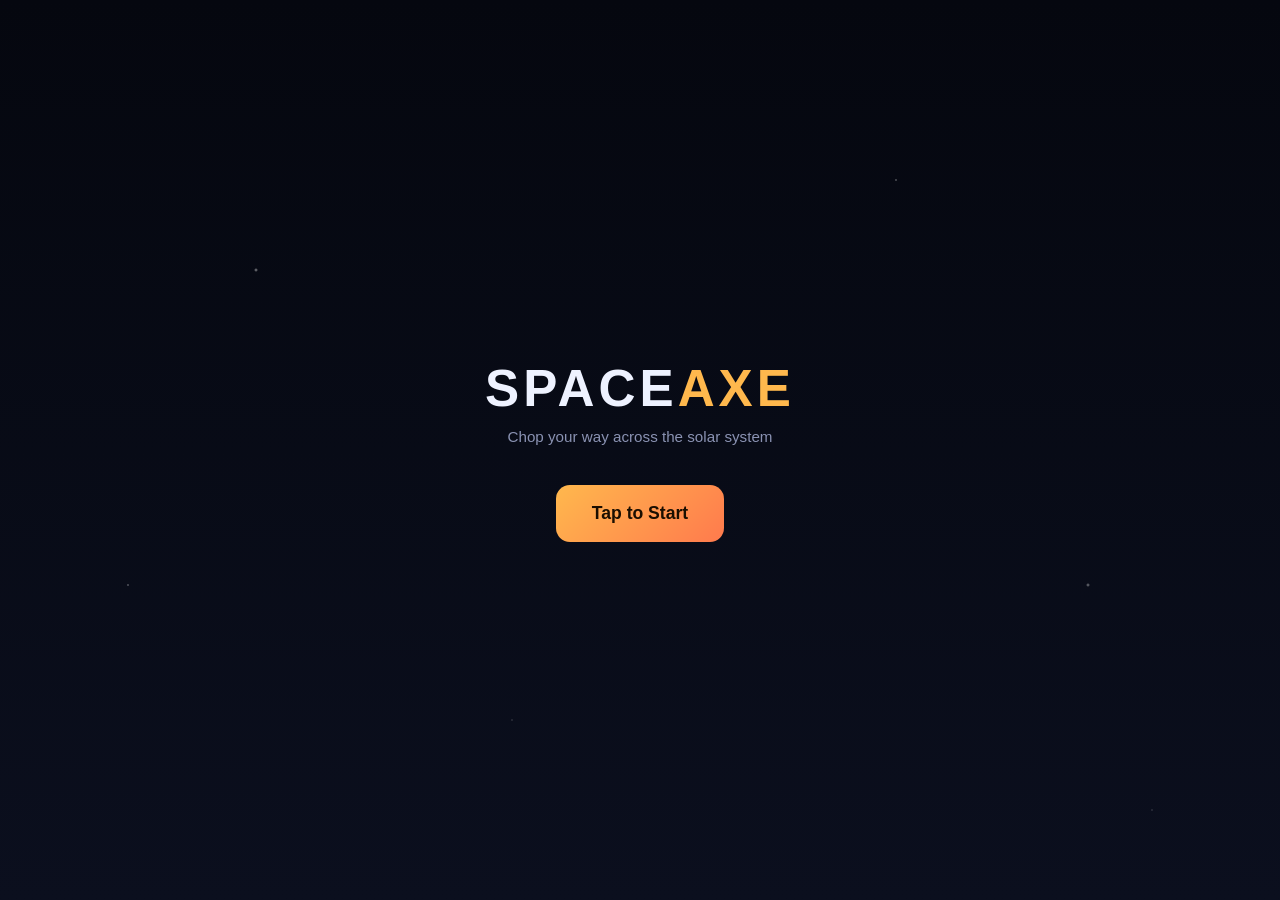
<file: space-axe/index.html>
<!DOCTYPE html>
<html lang="en">
<head>
<meta charset="UTF-8" />
<meta name="viewport" content="width=device-width, initial-scale=1, maximum-scale=1, user-scalable=no, viewport-fit=cover" />
<title>Space Axe</title>
<link rel="stylesheet" href="css/style.css" />
</head>
<body>
<div id="app"></div>
<script type="module" src="js/main.js"></script>
</body>
</html>
</file>
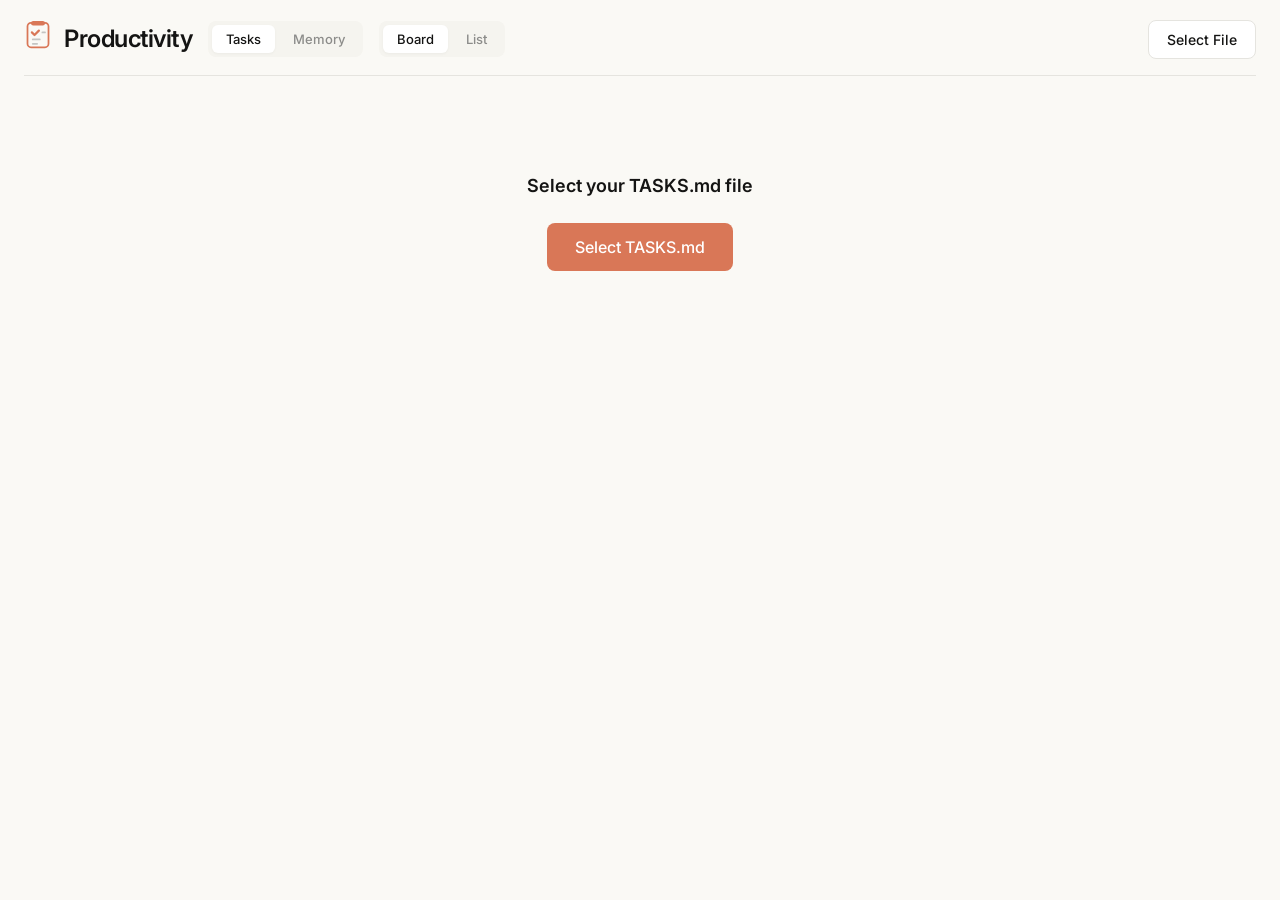
<file: dashboard.html>
<!DOCTYPE html>
<html lang="en">
<head>
  <meta charset="UTF-8">
  <meta name="viewport" content="width=device-width, initial-scale=1.0">
  <title>Productivity</title>
  <link rel="icon" type="image/svg+xml" href="data:image/svg+xml,%3Csvg xmlns='http://www.w3.org/2000/svg' viewBox='0 0 32 32'%3E%3Crect x='4' y='2' width='24' height='28' rx='4' fill='%23faf9f5' stroke='%23D97757' stroke-width='2'/%3E%3Crect x='8' y='0' width='16' height='5' rx='2.5' fill='%23D97757'/%3E%3Cpath d='M9 13l3 3 5-5' fill='none' stroke='%23D97757' stroke-width='2.5' stroke-linecap='round' stroke-linejoin='round'/%3E%3Crect x='20' y='12' width='5' height='2' rx='1' fill='%23c4c4c2'/%3E%3Crect x='9' y='20' width='10' height='2' rx='1' fill='%23c4c4c2'/%3E%3Crect x='9' y='25' width='7' height='2' rx='1' fill='%23c4c4c2'/%3E%3C/svg%3E">
  <link rel="preconnect" href="https://fonts.googleapis.com">
  <link rel="preconnect" href="https://fonts.gstatic.com" crossorigin>
  <link href="https://fonts.googleapis.com/css2?family=Inter:wght@400;500;600&display=swap" rel="stylesheet">
  <style>
    * { box-sizing: border-box; margin: 0; padding: 0; }

    :root {
      --bg-primary: #faf9f5;
      --bg-secondary: #F5F4EF;
      --bg-card: #ffffff;
      --text-primary: #141413;
      --text-secondary: #5c5c5a;
      --text-muted: #8c8c8a;
      --accent: #D97757;
      --accent-hover: #c4684a;
      --border: #e5e4df;
      --border-light: #eeeee9;
      --shadow: rgba(20, 20, 19, 0.04);
      --shadow-hover: rgba(20, 20, 19, 0.08);
    }

    body {
      font-family: 'Inter', -apple-system, BlinkMacSystemFont, sans-serif;
      background: var(--bg-primary);
      color: var(--text-primary);
      height: 100vh;
      padding: 20px 24px;
      line-height: 1.5;
      overflow: hidden;
      display: flex;
      flex-direction: column;
    }

    header {
      display: flex;
      justify-content: space-between;
      align-items: center;
      margin-bottom: 16px;
      padding-bottom: 16px;
      border-bottom: 1px solid var(--border);
      flex-shrink: 0;
    }

    h1 {
      font-size: 1.5rem;
      font-weight: 600;
      letter-spacing: -0.02em;
    }

    h2 { font-size: 1.1rem; font-weight: 600; margin-bottom: 12px; color: var(--text-secondary); }

    .header-left {
      display: flex;
      align-items: flex-start;
      gap: 0;
    }

    .view-toggle {
      display: flex;
      gap: 4px;
      background: var(--bg-secondary);
      padding: 4px;
      border-radius: 8px;
      margin-left: 16px;
    }

    .view-toggle button {
      background: transparent;
      border: none;
      padding: 6px 14px;
      font-size: 13px;
      color: var(--text-muted);
      border-radius: 6px;
    }

    .view-toggle button:hover {
      color: var(--text-primary);
      background: transparent;
    }

    .view-toggle button.active {
      background: var(--bg-card);
      color: var(--text-primary);
      box-shadow: 0 1px 3px var(--shadow);
    }

    .buttons { display: flex; gap: 12px; }

    button {
      background: var(--bg-card);
      color: var(--text-primary);
      border: 1px solid var(--border);
      padding: 10px 18px;
      border-radius: 8px;
      cursor: pointer;
      font-size: 14px;
      font-weight: 500;
      font-family: inherit;
      transition: all 0.15s ease;
    }

    button:hover {
      background: var(--bg-secondary);
      border-color: var(--text-muted);
    }

    button.primary {
      background: var(--accent);
      color: white;
      border-color: var(--accent);
    }

    button.primary:hover {
      background: var(--accent-hover);
      border-color: var(--accent-hover);
    }

    button:disabled {
      opacity: 0.4;
      cursor: not-allowed;
    }

    /* ===== TASKS STYLES ===== */

    .board {
      display: flex;
      gap: 24px;
      overflow-x: auto;
      overflow-y: hidden;
      padding-bottom: 24px;
      flex: 1;
      min-height: 0;
    }

    .column {
      background: var(--bg-secondary);
      border-radius: 12px;
      min-width: 340px;
      max-width: 340px;
      display: flex;
      flex-direction: column;
      height: 100%;
      max-height: 100%;
    }

    .column-header {
      padding: 16px 18px;
      font-weight: 600;
      font-size: 13px;
      text-transform: uppercase;
      letter-spacing: 0.05em;
      color: var(--text-secondary);
      display: flex;
      justify-content: space-between;
      align-items: center;
      cursor: grab;
    }

    .column-header:active {
      cursor: grabbing;
    }

    .column.dragging-column {
      opacity: 0.5;
    }

    .column-drop-indicator {
      width: 3px;
      background: var(--accent);
      border-radius: 2px;
      margin: 0 -2px;
      min-height: 100px;
    }

    .column-header .count {
      background: var(--bg-card);
      padding: 3px 10px;
      border-radius: 12px;
      font-size: 12px;
      font-weight: 500;
      color: var(--text-muted);
    }

    .cards {
      flex: 1;
      overflow-y: auto;
      padding: 0 12px 12px;
      min-height: 100px;
    }

    .cards.drag-over {
      background: rgba(217, 119, 87, 0.05);
      border-radius: 8px;
    }

    .task-card {
      background: var(--bg-card);
      border: 1px solid var(--border-light);
      border-radius: 10px;
      padding: 14px 16px;
      margin-bottom: 10px;
      cursor: grab;
      transition: all 0.15s ease;
      box-shadow: 0 1px 3px var(--shadow);
      position: relative;
    }

    .task-card:hover {
      box-shadow: 0 4px 12px var(--shadow-hover);
      border-color: var(--border);
    }

    .task-card .add-on-hover {
      display: none;
    }

    .task-card:hover .add-on-hover {
      display: block;
    }

    .task-card .delete-btn {
      display: none;
      position: absolute;
      top: 8px;
      right: 8px;
      background: transparent;
      border: none;
      color: var(--text-muted);
      cursor: pointer;
      padding: 4px 6px;
      font-size: 14px;
      line-height: 1;
      border-radius: 4px;
    }

    .task-card:hover .delete-btn {
      display: block;
    }

    .task-card .delete-btn:hover {
      background: var(--bg-secondary);
      color: var(--accent);
    }

    .task-card.dragging {
      opacity: 0.5;
      transform: rotate(2deg);
    }

    .card-title {
      font-size: 14px;
      font-weight: 500;
      line-height: 1.5;
      color: var(--text-primary);
    }

    .card-note {
      font-size: 13px;
      color: var(--text-muted);
      margin-top: 6px;
      line-height: 1.4;
      overflow-wrap: break-word;
      word-break: break-word;
    }

    .card-subtasks {
      margin-top: 10px;
      padding-top: 10px;
      border-top: 1px solid var(--border-light);
      font-size: 13px;
      color: var(--text-secondary);
    }

    .subtask {
      padding: 3px 0;
      display: flex;
      align-items: flex-start;
      gap: 8px;
    }

    .checkbox {
      width: 18px;
      height: 18px;
      min-width: 18px;
      min-height: 18px;
      flex-shrink: 0;
      border: 2px solid var(--border);
      border-radius: 5px;
      display: inline-flex;
      align-items: center;
      justify-content: center;
      vertical-align: middle;
      cursor: pointer;
      transition: all 0.15s ease;
      background: var(--bg-card);
    }

    .checkbox:hover {
      border-color: var(--accent);
    }

    .checkbox.checked {
      background: var(--accent);
      border-color: var(--accent);
    }

    .checkbox.checked::after {
      content: '';
      width: 5px;
      height: 9px;
      border: solid white;
      border-width: 0 2px 2px 0;
      transform: rotate(45deg);
      margin-bottom: 2px;
    }

    .empty-state {
      text-align: center;
      padding: 80px 40px;
      color: var(--text-muted);
    }

    .empty-state button {
      font-size: 16px;
      padding: 14px 28px;
      background: var(--accent);
      border: none;
      color: white;
    }

    .empty-state button:hover {
      background: var(--accent-hover);
    }

    .status-bar {
      position: fixed;
      bottom: 24px;
      left: 50%;
      transform: translateX(-50%);
      background: var(--text-primary);
      color: var(--bg-primary);
      padding: 12px 24px;
      border-radius: 10px;
      font-size: 13px;
      font-weight: 500;
      opacity: 0;
      transition: opacity 0.2s ease;
      box-shadow: 0 4px 20px rgba(20, 20, 19, 0.15);
      z-index: 200;
    }

    .status-bar.visible { opacity: 1; }

    .add-card {
      padding: 12px;
    }

    .add-card button {
      width: 100%;
      background: transparent;
      border: 2px dashed var(--border);
      color: var(--text-muted);
      font-weight: 500;
    }

    .add-card button:hover {
      border-color: var(--accent);
      color: var(--accent);
      background: transparent;
    }

    .new-task-input {
      width: 100%;
      background: var(--bg-card);
      border: 2px solid var(--accent);
      border-radius: 8px;
      padding: 12px;
      color: var(--text-primary);
      font-size: 14px;
      font-family: inherit;
      resize: none;
    }

    .new-task-input:focus {
      outline: none;
    }

    .new-task-input::placeholder {
      color: var(--text-muted);
    }

    /* Scrollbar styling */
    .cards::-webkit-scrollbar,
    .list-view::-webkit-scrollbar {
      width: 6px;
    }

    .cards::-webkit-scrollbar-track,
    .list-view::-webkit-scrollbar-track {
      background: transparent;
    }

    .cards::-webkit-scrollbar-thumb,
    .list-view::-webkit-scrollbar-thumb {
      background: var(--border);
      border-radius: 3px;
    }

    .cards::-webkit-scrollbar-thumb:hover,
    .list-view::-webkit-scrollbar-thumb:hover {
      background: var(--text-muted);
    }

    /* List View Styles */
    .list-view {
      max-width: 800px;
      margin: 0 auto;
      flex: 1;
      overflow-y: auto;
      overflow-x: hidden;
      min-height: 0;
    }

    .list-section {
      margin-bottom: 28px;
    }

    .list-section.drag-over {
      background: rgba(217, 119, 87, 0.05);
      border-radius: 8px;
      margin: 0 -12px 32px;
      padding: 0 12px;
    }

    .list-section-header {
      font-size: 13px;
      font-weight: 600;
      text-transform: uppercase;
      letter-spacing: 0.05em;
      color: var(--text-secondary);
      padding: 4px 0;
      margin-bottom: 6px;
      display: flex;
      justify-content: space-between;
      align-items: center;
    }

    .list-section-header .section-title {
      cursor: pointer;
    }

    .list-section-header .section-title:hover {
      color: var(--text-primary);
    }

    .list-section-header .count {
      font-size: 12px;
      color: var(--text-muted);
      font-weight: 500;
    }

    .list-item {
      display: flex;
      align-items: flex-start;
      gap: 12px;
      padding: 12px 14px;
      margin-bottom: 6px;
      background: var(--bg-card);
      border: 1px solid var(--border-light);
      cursor: grab;
      position: relative;
      border-radius: 10px;
      transition: all 0.15s ease;
      box-shadow: 0 1px 3px var(--shadow);
    }

    .list-item:active {
      cursor: grabbing;
    }

    .list-item:hover {
      box-shadow: 0 4px 12px var(--shadow-hover);
      border-color: var(--border);
    }

    .list-item.dragging {
      opacity: 0.5;
      background: var(--bg-secondary);
    }

    .list-item .checkbox {
      margin-top: 2px;
      flex-shrink: 0;
    }

    .list-item-content {
      flex: 1;
      min-width: 0;
    }

    .list-item-title {
      font-size: 15px;
      color: var(--text-primary);
      line-height: 1.4;
    }

    .list-item-title.checked {
      color: var(--text-muted);
      text-decoration: line-through;
    }

    .list-item-note {
      font-size: 13px;
      color: var(--text-muted);
      margin-top: 4px;
      cursor: pointer;
    }

    .list-item-note:hover {
      color: var(--text-secondary);
    }

    .list-item-note.add-note {
      font-style: italic;
      display: none;
    }

    .list-item:hover .list-item-note.add-note {
      display: block;
    }

    .list-item-subtasks {
      margin-top: 8px;
      padding-left: 2px;
    }

    .list-item-subtask {
      display: flex;
      align-items: flex-start;
      gap: 8px;
      padding: 3px 0;
      font-size: 13px;
      color: var(--text-secondary);
    }

    .list-item-subtask .checkbox {
      width: 16px;
      height: 16px;
      min-width: 16px;
      min-height: 16px;
      margin-top: 1px;
    }

    .list-item-subtask span {
      cursor: pointer;
    }

    .list-item-subtask span:hover {
      color: var(--text-primary);
    }

    .list-item-add-subtask {
      font-size: 13px;
      color: var(--text-muted);
      font-style: italic;
      cursor: pointer;
      padding: 3px 0;
      padding-left: 24px;
      display: none;
    }

    .list-item:hover .list-item-add-subtask {
      display: block;
    }

    .list-item-add-subtask:hover {
      color: var(--accent);
    }

    .list-item-section {
      font-size: 11px;
      color: var(--text-muted);
      background: var(--bg-secondary);
      padding: 2px 8px;
      border-radius: 4px;
      white-space: nowrap;
    }

    .list-item-actions {
      display: none;
      position: absolute;
      top: 8px;
      right: 8px;
    }

    .list-item:hover .list-item-actions {
      display: flex;
      gap: 4px;
    }

    .list-item-actions button {
      background: transparent;
      border: none;
      color: var(--text-muted);
      cursor: pointer;
      padding: 4px 6px;
      font-size: 14px;
      line-height: 1;
      border-radius: 4px;
    }

    .list-item-actions button:hover {
      background: var(--bg-card);
      color: var(--accent);
    }

    .list-drop-indicator {
      height: 3px;
      background: var(--accent);
      border-radius: 2px;
      margin: 2px -12px;
    }

    .list-add-section {
      margin-top: 16px;
      padding: 16px;
      border: 2px dashed var(--border);
      border-radius: 8px;
      text-align: center;
      cursor: pointer;
      color: var(--text-muted);
      font-size: 14px;
      font-weight: 500;
      transition: all 0.15s ease;
    }

    .list-add-section:hover {
      border-color: var(--accent);
      color: var(--accent);
    }

    .quick-add {
      display: flex;
      align-items: center;
      gap: 12px;
      padding: 12px 0;
    }

    .quick-add-input {
      flex: 1;
      background: transparent;
      border: none;
      font-size: 15px;
      color: var(--text-primary);
      font-family: inherit;
      outline: none;
    }

    .quick-add-input::placeholder {
      color: var(--text-muted);
    }

    .quick-add-section {
      font-size: 12px;
      color: var(--text-muted);
      background: var(--bg-secondary);
      padding: 4px 10px;
      border-radius: 6px;
      cursor: pointer;
      border: 1px solid var(--border);
    }

    .quick-add-section:hover {
      border-color: var(--accent);
    }

    .section-picker {
      position: absolute;
      background: var(--bg-card);
      border: 1px solid var(--border);
      border-radius: 8px;
      box-shadow: 0 4px 20px var(--shadow-hover);
      padding: 4px;
      z-index: 100;
    }

    .section-picker button {
      display: block;
      width: 100%;
      text-align: left;
      padding: 8px 12px;
      font-size: 13px;
      background: transparent;
      border: none;
      border-radius: 6px;
    }

    .section-picker button:hover {
      background: var(--bg-secondary);
    }

    /* ===== MEMORY STYLES ===== */

    .memory-tabs {
      display: flex;
      gap: 4px;
      margin-bottom: 12px;
      flex-wrap: wrap;
      background: var(--bg-secondary);
      padding: 4px;
      border-radius: 8px;
      flex-shrink: 0;
    }

    .memory-tab {
      background: transparent;
      color: var(--text-muted);
      padding: 8px 16px;
      border: none;
      border-radius: 6px;
      cursor: pointer;
      font-size: 13px;
      font-weight: 500;
      transition: all 0.15s ease;
      text-transform: capitalize;
    }

    .memory-tab:hover { color: var(--text-primary); }

    .memory-tab.active {
      color: var(--text-primary);
      background: var(--bg-card);
      box-shadow: 0 1px 3px var(--shadow);
    }

    .memory-tab .count {
      background: var(--bg-secondary);
      padding: 2px 8px;
      border-radius: 10px;
      font-size: 11px;
      margin-left: 6px;
      color: var(--text-muted);
    }

    .memory-tab.active .count {
      background: var(--border-light);
    }

    .memory-grid {
      display: grid;
      grid-template-columns: repeat(auto-fill, minmax(300px, 1fr));
      gap: 16px;
    }

    .memory-flat-table {
      width: 100%;
      border-collapse: collapse;
      font-size: 13px;
    }

    .memory-flat-table th {
      text-align: left;
      padding: 10px 16px;
      font-weight: 500;
      color: var(--text-muted);
      border-bottom: 1px solid var(--border);
      font-size: 12px;
      text-transform: uppercase;
      letter-spacing: 0.03em;
    }

    .memory-flat-table td {
      padding: 9px 16px;
      border-bottom: 1px solid var(--border-light);
      color: var(--text-primary);
      line-height: 1.4;
    }

    .memory-flat-table td:first-child {
      color: var(--text-muted);
      font-weight: 500;
      white-space: nowrap;
      width: 120px;
    }

    .memory-flat-table tr:last-child td {
      border-bottom: none;
    }

    .memory-flat-table tr:hover td {
      background: var(--bg-secondary);
    }

    .memory-card {
      background: var(--bg-card);
      border: 1px solid var(--border-light);
      border-radius: 10px;
      padding: 16px;
      cursor: pointer;
      transition: all 0.15s ease;
      box-shadow: 0 1px 3px var(--shadow);
    }

    .memory-card:hover {
      border-color: var(--accent);
      box-shadow: 0 4px 12px var(--shadow-hover);
    }

    .memory-card-title {
      font-size: 15px;
      font-weight: 600;
      margin-bottom: 8px;
      display: flex;
      align-items: center;
      gap: 8px;
      color: var(--text-primary);
    }

    .memory-card-meta {
      font-size: 13px;
      color: var(--text-muted);
      margin-bottom: 8px;
    }

    .memory-card-preview {
      font-size: 13px;
      color: var(--text-secondary);
      line-height: 1.5;
      overflow: hidden;
      display: -webkit-box;
      -webkit-line-clamp: 4;
      -webkit-box-orient: vertical;
    }

    .memory-card-fields {
      margin-top: 10px;
      font-size: 12px;
    }

    .memory-card-field {
      display: flex;
      gap: 8px;
      margin-bottom: 4px;
    }

    .memory-card-field-label {
      color: var(--text-muted);
      min-width: 80px;
    }

    .memory-card-field-value {
      color: var(--text-secondary);
    }

    .file-card {
      background: var(--bg-card);
      border: 1px solid var(--border-light);
      border-radius: 10px;
      margin-bottom: 16px;
      box-shadow: 0 1px 3px var(--shadow);
    }

    .file-card-header {
      padding: 16px;
      border-bottom: 1px solid var(--border-light);
      display: flex;
      justify-content: space-between;
      align-items: center;
      cursor: pointer;
    }

    .file-card-header:hover {
      background: var(--bg-secondary);
    }

    .file-card-title {
      font-size: 14px;
      font-weight: 600;
      color: var(--text-primary);
    }

    .file-card-content {
      padding: 16px;
      font-size: 13px;
      line-height: 1.6;
      white-space: pre-wrap;
      font-family: ui-monospace, SFMono-Regular, Menlo, Monaco, Consolas, monospace;
      overflow-y: auto;
      display: none;
      color: var(--text-secondary);
    }

    .file-card-content.expanded {
      display: block;
    }

    .stats {
      display: flex;
      gap: 16px;
      margin-bottom: 24px;
      flex-wrap: wrap;
    }

    .stat {
      background: var(--bg-card);
      border: 1px solid var(--border-light);
      border-radius: 10px;
      padding: 16px 24px;
      min-width: 100px;
      box-shadow: 0 1px 3px var(--shadow);
    }

    .stat-value {
      font-size: 28px;
      font-weight: 600;
      color: var(--accent);
    }

    .stat-label {
      font-size: 12px;
      color: var(--text-muted);
      text-transform: capitalize;
      margin-top: 4px;
    }

    .search-box {
      background: var(--bg-card);
      border: 1px solid var(--border);
      border-radius: 8px;
      padding: 10px 16px;
      display: flex;
      align-items: center;
      gap: 10px;
      margin-bottom: 20px;
    }

    .search-box input {
      flex: 1;
      background: transparent;
      border: none;
      color: var(--text-primary);
      font-size: 14px;
      font-family: inherit;
      outline: none;
    }

    .search-box input::placeholder {
      color: var(--text-muted);
    }

    .add-btn {
      background: transparent;
      border: 2px dashed var(--border);
      color: var(--text-muted);
      padding: 40px;
      border-radius: 10px;
      cursor: pointer;
      transition: all 0.15s ease;
      display: flex;
      align-items: center;
      justify-content: center;
      font-size: 14px;
      font-weight: 500;
    }

    .add-btn:hover {
      border-color: var(--accent);
      color: var(--accent);
    }

    .markdown-content {
      line-height: 1.6;
      color: var(--text-secondary);
    }

    .markdown-content h1 { font-size: 1.4em; margin: 16px 0 8px; color: var(--text-primary); }
    .markdown-content h2 { font-size: 1.2em; margin: 14px 0 6px; color: var(--text-primary); }
    .markdown-content h3 { font-size: 1.1em; margin: 12px 0 4px; color: var(--text-secondary); }
    .markdown-content p { margin: 8px 0; }
    .markdown-content ul, .markdown-content ol { margin: 8px 0 8px 20px; }
    .markdown-content li { margin: 4px 0; }
    .markdown-content code {
      background: var(--bg-secondary);
      padding: 2px 6px;
      border-radius: 4px;
      font-family: ui-monospace, SFMono-Regular, Menlo, Monaco, Consolas, monospace;
      color: var(--text-primary);
    }
    .markdown-content pre {
      background: var(--bg-secondary);
      padding: 12px;
      border-radius: 8px;
      overflow-x: auto;
      margin: 8px 0;
      border: 1px solid var(--border-light);
    }
    .markdown-content table {
      width: 100%;
      border-collapse: collapse;
      margin: 8px 0;
      font-size: 13px;
    }
    .markdown-content th, .markdown-content td {
      padding: 12px 16px;
      text-align: left;
      border-bottom: 1px solid var(--border-light);
    }
    .markdown-content th {
      background: var(--bg-secondary);
      font-weight: 600;
      font-size: 12px;
      text-transform: uppercase;
      letter-spacing: 0.05em;
      color: var(--text-secondary);
    }

    /* Modal */
    .modal-overlay {
      display: none;
      position: fixed;
      top: 0;
      left: 0;
      right: 0;
      bottom: 0;
      background: rgba(20, 20, 19, 0.5);
      z-index: 100;
      align-items: center;
      justify-content: center;
    }

    .modal-overlay.visible {
      display: flex;
    }

    .modal {
      background: var(--bg-card);
      border-radius: 12px;
      width: 90%;
      max-width: 800px;
      max-height: 85vh;
      overflow: hidden;
      display: flex;
      flex-direction: column;
      box-shadow: 0 20px 60px rgba(20, 20, 19, 0.2);
    }

    .modal-header {
      padding: 20px;
      border-bottom: 1px solid var(--border);
      display: flex;
      justify-content: space-between;
      align-items: center;
    }

    .modal-header h3 {
      font-size: 18px;
      font-weight: 600;
      color: var(--text-primary);
    }

    .modal-close {
      background: transparent;
      border: none;
      color: var(--text-muted);
      font-size: 24px;
      cursor: pointer;
      padding: 0;
      line-height: 1;
    }

    .modal-close:hover { color: var(--text-primary); }

    .modal-body {
      padding: 20px;
      overflow-y: auto;
      flex: 1;
    }

    .modal-footer {
      padding: 16px 20px;
      border-top: 1px solid var(--border);
      display: flex;
      justify-content: flex-end;
      gap: 10px;
    }

    .form-group {
      margin-bottom: 16px;
    }

    .form-group label {
      display: block;
      font-size: 12px;
      font-weight: 600;
      color: var(--text-secondary);
      text-transform: uppercase;
      letter-spacing: 0.05em;
      margin-bottom: 6px;
    }

    .form-group textarea {
      width: 100%;
      background: var(--bg-secondary);
      border: 1px solid var(--border);
      border-radius: 8px;
      padding: 12px;
      color: var(--text-primary);
      font-size: 13px;
      font-family: ui-monospace, SFMono-Regular, Menlo, Monaco, Consolas, monospace;
      line-height: 1.5;
      min-height: 300px;
      resize: vertical;
    }

    .form-group textarea:focus {
      outline: none;
      border-color: var(--accent);
    }

    /* Tab panel containers */
    .tab-panel {
      display: none;
      flex: 1;
      min-height: 0;
      flex-direction: column;
    }

    .tab-panel.active {
      display: flex;
    }

    /* Memory panel scrollable area */
    .memory-content-area {
      flex: 1;
      overflow-y: auto;
      min-height: 0;
    }

    .memory-content-area::-webkit-scrollbar {
      width: 6px;
    }

    .memory-content-area::-webkit-scrollbar-track {
      background: transparent;
    }

    .memory-content-area::-webkit-scrollbar-thumb {
      background: var(--border);
      border-radius: 3px;
    }

    .memory-content-area::-webkit-scrollbar-thumb:hover {
      background: var(--text-muted);
    }

    .file-card-content::-webkit-scrollbar,
    .modal-body::-webkit-scrollbar {
      width: 6px;
    }

    .file-card-content::-webkit-scrollbar-track,
    .modal-body::-webkit-scrollbar-track {
      background: transparent;
    }

    .file-card-content::-webkit-scrollbar-thumb,
    .modal-body::-webkit-scrollbar-thumb {
      background: var(--border);
      border-radius: 3px;
    }

    .file-card-content::-webkit-scrollbar-thumb:hover,
    .modal-body::-webkit-scrollbar-thumb:hover {
      background: var(--text-muted);
    }

    /* File path display */
    .file-path {
      font-size: 13px;
      color: var(--text-muted);
      margin-top: 2px;
    }
  </style>
</head>
<body>
  <header>
    <div class="header-left">
      <svg width="28" height="28" viewBox="0 0 32 32" style="margin-right: 12px; flex-shrink: 0;">
        <rect x="4" y="2" width="24" height="28" rx="4" fill="#faf9f5" stroke="#D97757" stroke-width="2"/>
        <rect x="8" y="0" width="16" height="5" rx="2.5" fill="#D97757"/>
        <path d="M9 13l3 3 5-5" fill="none" stroke="#D97757" stroke-width="2.5" stroke-linecap="round" stroke-linejoin="round"/>
        <rect x="20" y="12" width="5" height="2" rx="1" fill="#c4c4c2"/>
        <rect x="9" y="20" width="10" height="2" rx="1" fill="#c4c4c2"/>
        <rect x="9" y="25" width="7" height="2" rx="1" fill="#c4c4c2"/>
      </svg>
      <div>
        <h1>Productivity</h1>
        <div id="filePath" class="file-path"></div>
      </div>
      <div class="view-toggle" id="mainTabToggle">
        <button id="tasksTabBtn" class="active">Tasks</button>
        <button id="memoryTabBtn">Memory</button>
      </div>
      <div class="view-toggle" id="taskViewToggle">
        <button id="boardViewBtn" class="active">Board</button>
        <button id="listViewBtn">List</button>
      </div>
    </div>
    <div class="buttons">
      <button id="openTaskBtn">Select File</button>
      <button id="openMemoryBtn" style="display: none;">Open Folder</button>
      <button id="saveBtn" class="primary" disabled style="display: none;">Save</button>
    </div>
  </header>

  <!-- TASKS TAB PANEL -->
  <div class="tab-panel active" id="tasksPanel">
    <div class="list-view" id="listView" style="display: none;"></div>
    <div class="board" id="board">
      <div class="empty-state" id="boardEmptyState" style="width: 100%;">
        <p style="margin-bottom: 24px; font-size: 18px; font-weight: 600; color: var(--text-primary);">Select your TASKS.md file</p>
        <button id="openBtnLarge">Select TASKS.md</button>
      </div>
    </div>
  </div>

  <!-- MEMORY TAB PANEL -->
  <div class="tab-panel" id="memoryPanel">
    <div id="memoryEmptyState" class="empty-state">
      <p style="margin-bottom: 24px; font-size: 18px; font-weight: 600; color: var(--text-primary);">Select your project folder</p>
      <button id="openMemoryBtnLarge">Select Folder</button>
    </div>
    <div id="memoryMainContent" style="display: none; flex-direction: column; min-height: 0; flex: 1;">
      <div class="memory-tabs" id="memoryTabsContainer"></div>
      <div class="memory-content-area">
        <div id="memoryContentContainer"></div>
      </div>
    </div>
  </div>

  <!-- MODAL (shared for memory) -->
  <div class="modal-overlay" id="modalOverlay">
    <div class="modal">
      <div class="modal-header">
        <h3 id="modalTitle">Edit</h3>
        <button class="modal-close" id="modalClose">&times;</button>
      </div>
      <div class="modal-body" id="modalBody"></div>
      <div class="modal-footer">
        <button id="modalCancel">Cancel</button>
        <button id="modalSave" class="primary">Save</button>
      </div>
    </div>
  </div>

  <div class="status-bar" id="status"></div>

  <script>
    // ===== SHARED STATE =====
    let activeMainTab = 'tasks'; // 'tasks' or 'memory'

    const statusEl = document.getElementById('status');
    const filePathEl = document.getElementById('filePath');

    function showStatus(msg) {
      statusEl.textContent = msg;
      statusEl.classList.add('visible');
      setTimeout(() => statusEl.classList.remove('visible'), 2000);
    }

    // ===== MAIN TAB SWITCHING =====
    const tasksTabBtn = document.getElementById('tasksTabBtn');
    const memoryTabBtn = document.getElementById('memoryTabBtn');
    const tasksPanel = document.getElementById('tasksPanel');
    const memoryPanel = document.getElementById('memoryPanel');
    const taskViewToggle = document.getElementById('taskViewToggle');
    const openTaskBtn = document.getElementById('openTaskBtn');
    const openMemoryBtn = document.getElementById('openMemoryBtn');
    const saveBtn = document.getElementById('saveBtn');

    function switchMainTab(tab) {
      activeMainTab = tab;

      tasksTabBtn.classList.toggle('active', tab === 'tasks');
      memoryTabBtn.classList.toggle('active', tab === 'memory');

      tasksPanel.classList.toggle('active', tab === 'tasks');
      memoryPanel.classList.toggle('active', tab === 'memory');

      // Show/hide view toggle for tasks
      taskViewToggle.style.display = tab === 'tasks' ? 'flex' : 'none';

      // Show/hide appropriate buttons
      openTaskBtn.style.display = tab === 'tasks' ? 'inline-flex' : 'none';
      openMemoryBtn.style.display = tab === 'memory' ? 'inline-flex' : 'none';
      saveBtn.style.display = tab === 'tasks' ? 'inline-flex' : 'none';

      // Update file path display
      if (tab === 'tasks') {
        filePathEl.textContent = taskFileHandle ? taskFileName : '';
      } else {
        filePathEl.textContent = memoryDirHandle ? memoryDirHandle.name : '';
      }
    }

    tasksTabBtn.addEventListener('click', () => switchMainTab('tasks'));
    memoryTabBtn.addEventListener('click', () => switchMainTab('memory'));

    // ============================================================
    // ===== TASKS FUNCTIONALITY =====
    // ============================================================

    let taskFileHandle = null;
    let taskFileName = '';
    let sections = [];
    let tasks = {};
    let hasChanges = false;
    let currentView = 'board';
    let quickAddSection = null;

    const board = document.getElementById('board');
    const listView = document.getElementById('listView');
    const listViewBtn = document.getElementById('listViewBtn');
    const boardViewBtn = document.getElementById('boardViewBtn');

    function taskSectionId(name) {
      return name.toLowerCase().replace(/[^a-z0-9]+/g, '-').replace(/^-|-$/g, '');
    }

    function parseTaskMarkdown(content) {
      const resultSections = [];
      const resultTasks = {};
      let currentSection = null;
      let currentSectionId = null;

      const lines = content.split('\n');
      let currentTask = null;

      for (const line of lines) {
        const headerMatch = line.match(/^## \*{0,2}(.+?)\*{0,2}$/);
        if (headerMatch) {
          if (currentTask && currentSectionId) {
            resultTasks[currentSectionId].push(currentTask);
            currentTask = null;
          }

          const sectionName = headerMatch[1].trim();
          currentSectionId = taskSectionId(sectionName);
          currentSection = sectionName;

          if (!resultTasks[currentSectionId]) {
            resultSections.push({ id: currentSectionId, name: sectionName });
            resultTasks[currentSectionId] = [];
          }
        } else if (currentSectionId && line.match(/^- \[[ xX]\]/)) {
          if (currentTask) {
            resultTasks[currentSectionId].push(currentTask);
          }
          const checked = line.match(/\[[xX]\]/) !== null;
          let text = line.replace(/^- \[[ xX]\]\s*/, '');
          let title = text;
          let note = '';

          const boldMatch = text.match(/^\*\*(.+?)\*\*(.*)$/);
          if (boldMatch) {
            title = boldMatch[1];
            note = boldMatch[2].replace(/^\s*-\s*/, '').trim();
          }

          currentTask = {
            id: Date.now() + Math.random(),
            title,
            note,
            checked,
            subtasks: [],
            section: currentSectionId
          };
        } else if (currentTask && line.match(/^\s+- \[[ xX]\]/)) {
          const checked = line.match(/\[[xX]\]/) !== null;
          const text = line.replace(/^\s+- \[[ xX]\]\s*/, '');
          currentTask.subtasks.push({ text, checked });
        }
      }

      if (currentTask && currentSectionId) {
        resultTasks[currentSectionId].push(currentTask);
      }

      return { sections: resultSections, tasks: resultTasks };
    }

    function toMarkdown() {
      let md = '# Tasks\n';

      sections.forEach((section, idx) => {
        md += `\n## ${section.name}\n`;
        const sectionTasks = tasks[section.id] || [];
        sectionTasks.forEach(t => {
          const checkbox = t.checked ? '[x]' : '[ ]';
          const note = t.note ? ` - ${t.note}` : '';
          md += `- ${checkbox} **${t.title}**${note}\n`;
          t.subtasks.forEach(st => {
            const stCheckbox = st.checked ? '[x]' : '[ ]';
            md += `  - ${stCheckbox} ${st.text}\n`;
          });
        });
      });

      return md.trimEnd() + '\n';
    }

    function createCard(task) {
      const card = document.createElement('div');
      card.className = 'task-card';
      card.draggable = true;
      card.dataset.id = task.id;

      let html = `
        <div style="display: flex; align-items: flex-start; gap: 12px;">
          <button class="delete-btn" data-action="delete" title="Delete task">&times;</button>
          <span class="checkbox ${task.checked ? 'checked' : ''}" data-action="toggle"></span>
          <div class="card-title" data-action="edit-title">${task.title}</div>
        </div>
      `;

      if (task.note) {
        html += `<div class="card-note" data-action="edit-note" style="cursor: pointer; margin-left: 30px;">${task.note}</div>`;
      } else {
        html += `<div class="card-note add-on-hover" data-action="edit-note" style="cursor: pointer; margin-left: 30px; font-style: italic;">+ Add note</div>`;
      }

      if (task.subtasks.length > 0) {
        html += '<div class="card-subtasks" style="margin-left: 30px;">';
        task.subtasks.forEach((st, idx) => {
          html += `<div class="subtask">
            <span class="checkbox ${st.checked ? 'checked' : ''}" data-action="toggle-sub" data-idx="${idx}" style="width: 16px; height: 16px; min-width: 16px; min-height: 16px;"></span>
            <span data-action="edit-subtask" data-idx="${idx}" style="cursor: pointer;">${st.text}</span>
          </div>`;
        });
        html += `<div class="subtask add-on-hover" data-action="add-subtask" style="color: var(--text-muted); cursor: pointer; font-style: italic; padding-left: 24px;">+ Add subtask</div>`;
        html += '</div>';
      } else {
        html += `<div class="card-subtasks add-on-hover" style="margin-left: 30px;">
          <div class="subtask" data-action="add-subtask" style="color: var(--text-muted); cursor: pointer; font-style: italic;">+ Add subtask</div>
        </div>`;
      }

      card.innerHTML = html;

      card.addEventListener('dragstart', (e) => {
        card.classList.add('dragging');
        e.dataTransfer.setData('text/plain', task.id);
      });

      card.addEventListener('dragend', () => {
        card.classList.remove('dragging');
      });

      card.addEventListener('click', (e) => {
        const action = e.target.dataset.action;
        if (action === 'toggle') {
          task.checked = !task.checked;
          markChanged();
          renderTasks();
        } else if (action === 'toggle-sub') {
          const idx = parseInt(e.target.dataset.idx);
          task.subtasks[idx].checked = !task.subtasks[idx].checked;
          markChanged();
          renderTasks();
        } else if (action === 'edit-title') {
          startEditingTitle(e.target, task);
        } else if (action === 'edit-note') {
          startEditingNote(e.target, task);
        } else if (action === 'edit-subtask') {
          const idx = parseInt(e.target.dataset.idx);
          startEditingSubtask(e.target, task, idx);
        } else if (action === 'add-subtask') {
          startAddingSubtask(e.target, task);
        } else if (action === 'delete') {
          deleteTask(task);
        }
      });

      return card;
    }

    function startEditingTitle(titleEl, task) {
      const input = document.createElement('input');
      input.type = 'text';
      input.value = task.title;
      input.style.cssText = 'width: 100%; background: var(--bg-card); border: 2px solid var(--accent); border-radius: 6px; padding: 6px 10px; color: var(--text-primary); font-size: 14px; font-family: inherit; outline: none;';

      titleEl.replaceWith(input);
      input.focus();
      input.select();

      let saved = false;
      const saveEdit = () => {
        if (saved) return;
        saved = true;
        const newTitle = input.value.trim();
        if (newTitle && newTitle !== task.title) {
          task.title = newTitle;
          markChanged();
        }
        renderTasks();
      };

      input.addEventListener('keydown', (e) => {
        if (e.key === 'Enter') { e.preventDefault(); saveEdit(); }
        else if (e.key === 'Escape') { saved = true; renderTasks(); }
      });
      input.addEventListener('blur', saveEdit);
    }

    function startEditingNote(noteEl, task) {
      const input = document.createElement('input');
      input.type = 'text';
      input.value = task.note || '';
      input.placeholder = 'Add a note...';
      input.style.cssText = 'width: 100%; background: var(--bg-card); border: 2px solid var(--accent); border-radius: 6px; padding: 4px 8px; color: var(--text-primary); font-size: 13px; font-family: inherit; outline: none;';

      noteEl.replaceWith(input);
      input.focus();

      let saved = false;
      const saveEdit = () => {
        if (saved) return;
        saved = true;
        task.note = input.value.trim();
        markChanged();
        renderTasks();
      };

      input.addEventListener('keydown', (e) => {
        if (e.key === 'Enter') { e.preventDefault(); saveEdit(); }
        else if (e.key === 'Escape') { saved = true; renderTasks(); }
      });
      input.addEventListener('blur', saveEdit);
    }

    function startEditingSubtask(subtaskEl, task, idx) {
      const input = document.createElement('input');
      input.type = 'text';
      input.value = task.subtasks[idx].text;
      input.style.cssText = 'width: calc(100% - 30px); background: var(--bg-card); border: 2px solid var(--accent); border-radius: 4px; padding: 2px 6px; color: var(--text-primary); font-size: 13px; font-family: inherit; outline: none;';

      subtaskEl.replaceWith(input);
      input.focus();
      input.select();

      let saved = false;
      const saveEdit = () => {
        if (saved) return;
        saved = true;
        const newText = input.value.trim();
        if (newText) { task.subtasks[idx].text = newText; }
        else { task.subtasks.splice(idx, 1); }
        markChanged();
        renderTasks();
      };

      input.addEventListener('keydown', (e) => {
        if (e.key === 'Enter') { e.preventDefault(); saveEdit(); }
        else if (e.key === 'Escape') { saved = true; renderTasks(); }
      });
      input.addEventListener('blur', saveEdit);
    }

    function startAddingSubtask(el, task) {
      const input = document.createElement('input');
      input.type = 'text';
      input.placeholder = 'New subtask...';
      input.style.cssText = 'width: calc(100% - 10px); background: var(--bg-card); border: 2px solid var(--accent); border-radius: 4px; padding: 2px 6px; color: var(--text-primary); font-size: 13px; font-family: inherit; outline: none;';

      el.replaceWith(input);
      input.focus();

      let saved = false;
      const saveEdit = () => {
        if (saved) return;
        saved = true;
        const text = input.value.trim();
        if (text) { task.subtasks.push({ text, checked: false }); markChanged(); }
        renderTasks();
      };

      input.addEventListener('keydown', (e) => {
        if (e.key === 'Enter') { e.preventDefault(); saveEdit(); }
        else if (e.key === 'Escape') { saved = true; renderTasks(); }
      });
      input.addEventListener('blur', saveEdit);
    }

    function startEditingColumnTitle(titleEl, colId) {
      const section = sections.find(s => s.id === colId);
      if (!section) return;

      const input = document.createElement('input');
      input.type = 'text';
      input.value = section.name;
      input.style.cssText = 'width: 180px; background: var(--bg-card); border: 2px solid var(--accent); border-radius: 6px; padding: 4px 10px; color: var(--text-primary); font-size: 13px; font-weight: 600; text-transform: uppercase; letter-spacing: 0.05em; font-family: inherit; outline: none;';

      titleEl.replaceWith(input);
      input.focus();
      input.select();

      let saved = false;
      const saveEdit = () => {
        if (saved) return;
        saved = true;
        const newName = input.value.trim();
        if (newName && newName !== section.name) {
          const oldId = section.id;
          section.name = newName;
          const newId = taskSectionId(newName);
          if (newId !== oldId) {
            tasks[newId] = tasks[oldId] || [];
            delete tasks[oldId];
            tasks[newId].forEach(t => t.section = newId);
            section.id = newId;
          }
          markChanged();
        }
        renderTasks();
      };

      input.addEventListener('keydown', (e) => {
        if (e.key === 'Enter') { e.preventDefault(); saveEdit(); }
        else if (e.key === 'Escape') { saved = true; renderTasks(); }
      });
      input.addEventListener('blur', saveEdit);
    }

    function createColumn(id, title, items) {
      const col = document.createElement('div');
      col.className = 'column';
      col.innerHTML = `
        <div class="column-header">
          <span class="column-title" data-section-id="${id}" style="cursor: pointer;">${title}</span>
          <span class="count">${items.length}</span>
        </div>
        <div class="cards" data-column="${id}"></div>
        <div class="add-card">
          <button data-add="${id}">+ Add task</button>
        </div>
      `;

      col.querySelector('.column-title').addEventListener('click', (e) => {
        if (!col.dragging) { startEditingColumnTitle(e.target, id); }
      });

      const header = col.querySelector('.column-header');
      header.draggable = true;

      header.addEventListener('dragstart', (e) => {
        e.stopPropagation();
        col.classList.add('dragging-column');
        e.dataTransfer.setData('text/column', id);
        e.dataTransfer.effectAllowed = 'move';
      });

      header.addEventListener('dragend', () => {
        col.classList.remove('dragging-column');
        board.querySelectorAll('.column-drop-indicator').forEach(el => el.remove());
      });

      col.addEventListener('dragover', (e) => {
        if (e.dataTransfer.types.includes('text/column')) {
          e.preventDefault();
          e.stopPropagation();
          board.querySelectorAll('.column-drop-indicator').forEach(el => el.remove());
          const indicator = document.createElement('div');
          indicator.className = 'column-drop-indicator';
          const rect = col.getBoundingClientRect();
          if (e.clientX < rect.left + rect.width / 2) { col.before(indicator); }
          else { col.after(indicator); }
        }
      });

      col.addEventListener('drop', (e) => {
        if (e.dataTransfer.types.includes('text/column')) {
          e.preventDefault();
          e.stopPropagation();
          const fromId = e.dataTransfer.getData('text/column');
          const toId = id;
          if (fromId !== toId) {
            const rect = col.getBoundingClientRect();
            const insertBefore = e.clientX < rect.left + rect.width / 2;
            moveSection(fromId, toId, insertBefore);
          }
          board.querySelectorAll('.column-drop-indicator').forEach(el => el.remove());
        }
      });

      const cardsContainer = col.querySelector('.cards');
      items.forEach(task => { cardsContainer.appendChild(createCard(task)); });

      const getDropPosition = (e) => {
        const allCards = [...cardsContainer.querySelectorAll('.task-card')];
        const visibleCards = allCards.filter(c => !c.classList.contains('dragging'));
        let insertBeforeCard = null;
        let dropIndex = visibleCards.length;
        for (let i = 0; i < visibleCards.length; i++) {
          const rect = visibleCards[i].getBoundingClientRect();
          if (e.clientY < rect.top + rect.height / 2) {
            insertBeforeCard = visibleCards[i];
            dropIndex = i;
            break;
          }
        }
        return { insertBeforeCard, dropIndex };
      };

      const showDropIndicator = (e) => {
        col.querySelectorAll('.drop-indicator').forEach(el => el.remove());
        const { insertBeforeCard } = getDropPosition(e);
        const indicator = document.createElement('div');
        indicator.className = 'drop-indicator';
        indicator.style.cssText = 'height: 3px; background: var(--accent); border-radius: 2px; margin: 5px 0;';
        if (insertBeforeCard) { cardsContainer.insertBefore(indicator, insertBeforeCard); }
        else { cardsContainer.appendChild(indicator); }
      };

      col.addEventListener('dragover', (e) => {
        e.preventDefault();
        cardsContainer.classList.add('drag-over');
        showDropIndicator(e);
      });

      col.addEventListener('dragleave', (e) => {
        if (!col.contains(e.relatedTarget)) {
          cardsContainer.classList.remove('drag-over');
          col.querySelectorAll('.drop-indicator').forEach(el => el.remove());
        }
      });

      col.addEventListener('drop', (e) => {
        e.preventDefault();
        cardsContainer.classList.remove('drag-over');
        col.querySelectorAll('.drop-indicator').forEach(el => el.remove());
        const taskId = parseFloat(e.dataTransfer.getData('text/plain'));
        const { dropIndex } = getDropPosition(e);
        moveTask(taskId, id, dropIndex);
      });

      col.querySelector(`[data-add="${id}"]`).addEventListener('click', () => {
        addNewTask(id, col.querySelector('.cards'));
      });

      return col;
    }

    function addNewTask(sectionId, container) {
      const existing = container.querySelector('.new-task-input');
      if (existing) return;

      const input = document.createElement('textarea');
      input.className = 'new-task-input';
      input.placeholder = 'What needs to be done?';
      input.rows = 2;
      container.appendChild(input);
      input.focus();

      input.addEventListener('keydown', (e) => {
        if (e.key === 'Enter' && !e.shiftKey) {
          e.preventDefault();
          const title = input.value.trim();
          if (title) {
            if (!tasks[sectionId]) tasks[sectionId] = [];
            tasks[sectionId].push({
              id: Date.now() + Math.random(),
              title,
              note: '',
              checked: false,
              subtasks: [],
              section: sectionId
            });
            markChanged();
            renderTasks();
          } else { input.remove(); }
        } else if (e.key === 'Escape') { input.remove(); }
      });

      input.addEventListener('blur', () => { setTimeout(() => input.remove(), 100); });
    }

    function moveSection(fromId, toId, insertBefore) {
      const fromIdx = sections.findIndex(s => s.id === fromId);
      const toIdx = sections.findIndex(s => s.id === toId);
      if (fromIdx === -1 || toIdx === -1) return;
      const [section] = sections.splice(fromIdx, 1);
      let newIdx = sections.findIndex(s => s.id === toId);
      if (!insertBefore) newIdx++;
      sections.splice(newIdx, 0, section);
      markChanged();
      renderTasks();
    }

    function moveTask(taskId, toSectionId, dropIndex = -1) {
      let task = null;
      for (const section of sections) {
        const sectionTasks = tasks[section.id] || [];
        const idx = sectionTasks.findIndex(t => t.id === taskId);
        if (idx !== -1) {
          task = sectionTasks.splice(idx, 1)[0];
          break;
        }
      }
      if (!task) return;
      task.section = toSectionId;
      if (!tasks[toSectionId]) tasks[toSectionId] = [];
      if (dropIndex >= 0 && dropIndex <= tasks[toSectionId].length) {
        tasks[toSectionId].splice(dropIndex, 0, task);
      } else {
        tasks[toSectionId].push(task);
      }
      markChanged();
      renderTasks();
    }

    function deleteTask(task) {
      if (!confirm(`Delete "${task.title}"?`)) return;
      for (const section of sections) {
        const sectionTasks = tasks[section.id] || [];
        const idx = sectionTasks.findIndex(t => t.id === task.id);
        if (idx !== -1) { sectionTasks.splice(idx, 1); break; }
      }
      markChanged();
      renderTasks();
    }

    let saveTimeout = null;
    let lastModified = 0;
    let watchInterval = null;
    let isSaving = false;

    function markChanged() {
      hasChanges = true;
      saveBtn.disabled = false;
      if (saveTimeout) clearTimeout(saveTimeout);
      saveTimeout = setTimeout(autoSave, 500);
    }

    async function autoSave() {
      if (!taskFileHandle || !hasChanges || isSaving) return;
      isSaving = true;
      try {
        const writable = await taskFileHandle.createWritable();
        const content = toMarkdown();
        await writable.write(content);
        await writable.close();
        const file = await taskFileHandle.getFile();
        lastModified = file.lastModified;
        hasChanges = false;
        saveBtn.disabled = true;
        showStatus('Saved');
      } catch (e) {
        showStatus('Save failed: ' + e.message);
      }
      isSaving = false;
    }

    async function checkForExternalChanges() {
      if (!taskFileHandle || hasChanges || isSaving) return;
      try {
        const file = await taskFileHandle.getFile();
        if (file.lastModified > lastModified) {
          lastModified = file.lastModified;
          const content = await file.text();
          const result = parseTaskMarkdown(content);
          sections = result.sections;
          tasks = result.tasks;
          renderTasks();
          showStatus('Reloaded');
        }
      } catch (e) { console.log('Watch error:', e); }
    }

    function startWatching() {
      if (watchInterval) clearInterval(watchInterval);
      watchInterval = setInterval(checkForExternalChanges, 1000);
    }

    function stopWatching() {
      if (watchInterval) { clearInterval(watchInterval); watchInterval = null; }
    }

    function renderTasks() {
      if (currentView === 'board') { renderBoard(); }
      else { renderList(); }
    }

    function renderBoard() {
      board.innerHTML = '';
      sections.forEach(section => {
        const sectionTasks = tasks[section.id] || [];
        board.appendChild(createColumn(section.id, section.name, sectionTasks));
      });

      const addSectionBtn = document.createElement('div');
      addSectionBtn.className = 'column';
      addSectionBtn.style.cssText = 'background: transparent; border: 2px dashed var(--border); display: flex; align-items: center; justify-content: center; cursor: pointer; min-height: 120px;';
      addSectionBtn.innerHTML = '<span style="color: var(--text-muted); font-size: 14px; font-weight: 500;">+ Add Section</span>';
      addSectionBtn.addEventListener('click', () => startAddingSection(addSectionBtn));
      board.appendChild(addSectionBtn);
    }

    function renderList() {
      listView.innerHTML = '';

      if (!quickAddSection && sections.length > 0) {
        quickAddSection = sections[0].id;
      }

      // Quick add at top
      const quickAdd = document.createElement('div');
      quickAdd.className = 'quick-add';
      quickAdd.style.cssText = 'border-bottom: 2px solid var(--border); margin-bottom: 24px; padding-bottom: 16px;';

      const sectionName = sections.find(s => s.id === quickAddSection)?.name || 'Select section';
      quickAdd.innerHTML = `
        <span class="checkbox" style="opacity: 0.3;"></span>
        <input type="text" class="quick-add-input" placeholder="Add a task..." id="quickAddInput">
        <span class="quick-add-section" id="quickAddSectionBtn">${sectionName}</span>
      `;
      listView.appendChild(quickAdd);

      const quickInput = document.getElementById('quickAddInput');
      const sectionBtn = document.getElementById('quickAddSectionBtn');

      quickInput.addEventListener('keydown', (e) => {
        if (e.key === 'Enter' && quickInput.value.trim()) {
          const title = quickInput.value.trim();
          if (!tasks[quickAddSection]) tasks[quickAddSection] = [];
          tasks[quickAddSection].unshift({
            id: Date.now() + Math.random(),
            title,
            note: '',
            checked: false,
            subtasks: [],
            section: quickAddSection
          });
          quickInput.value = '';
          markChanged();
          renderTasks();
          setTimeout(() => document.getElementById('quickAddInput')?.focus(), 10);
        }
      });

      sectionBtn.addEventListener('click', (e) => { showSectionPicker(e.target); });

      // Render each section
      sections.forEach(section => {
        const sectionTasks = tasks[section.id] || [];
        const sectionEl = document.createElement('div');
        sectionEl.className = 'list-section';
        sectionEl.dataset.sectionId = section.id;

        const header = document.createElement('div');
        header.className = 'list-section-header';
        header.innerHTML = `
          <span class="section-title" data-section-id="${section.id}">${section.name}</span>
          <span class="count">${sectionTasks.length}</span>
        `;

        header.querySelector('.section-title').addEventListener('click', (e) => {
          startEditingListSectionTitle(e.target, section);
        });

        sectionEl.appendChild(header);

        const tasksContainer = document.createElement('div');
        tasksContainer.className = 'list-tasks-container';
        tasksContainer.dataset.sectionId = section.id;

        sectionTasks.forEach(task => {
          tasksContainer.appendChild(createListItem(task, section));
        });

        sectionEl.appendChild(tasksContainer);

        // Drag-and-drop handlers for section
        const getDropPosition = (e, container) => {
          const items = [...container.querySelectorAll('.list-item:not(.dragging)')];
          let insertBeforeEl = null;
          let dropIndex = items.length;
          for (let i = 0; i < items.length; i++) {
            const rect = items[i].getBoundingClientRect();
            if (e.clientY < rect.top + rect.height / 2) {
              insertBeforeEl = items[i];
              dropIndex = i;
              break;
            }
          }
          return { insertBeforeEl, dropIndex };
        };

        const showDropIndicator = (e) => {
          tasksContainer.querySelectorAll('.list-drop-indicator').forEach(el => el.remove());
          const { insertBeforeEl } = getDropPosition(e, tasksContainer);
          const indicator = document.createElement('div');
          indicator.className = 'list-drop-indicator';
          if (insertBeforeEl) { tasksContainer.insertBefore(indicator, insertBeforeEl); }
          else { tasksContainer.appendChild(indicator); }
        };

        sectionEl.addEventListener('dragover', (e) => {
          e.preventDefault();
          sectionEl.classList.add('drag-over');
          showDropIndicator(e);
        });

        sectionEl.addEventListener('dragleave', (e) => {
          if (!sectionEl.contains(e.relatedTarget)) {
            sectionEl.classList.remove('drag-over');
            tasksContainer.querySelectorAll('.list-drop-indicator').forEach(el => el.remove());
          }
        });

        sectionEl.addEventListener('drop', (e) => {
          e.preventDefault();
          sectionEl.classList.remove('drag-over');
          tasksContainer.querySelectorAll('.list-drop-indicator').forEach(el => el.remove());
          const taskId = parseFloat(e.dataTransfer.getData('text/plain'));
          if (!taskId) return;
          const { dropIndex } = getDropPosition(e, tasksContainer);
          moveTask(taskId, section.id, dropIndex);
        });

        listView.appendChild(sectionEl);
      });

      // Add Section button
      const addSectionBtn = document.createElement('div');
      addSectionBtn.className = 'list-add-section';
      addSectionBtn.textContent = '+ Add Section';
      addSectionBtn.addEventListener('click', () => { startAddingListSection(addSectionBtn); });
      listView.appendChild(addSectionBtn);
    }

    function startEditingListSectionTitle(titleEl, section) {
      const input = document.createElement('input');
      input.type = 'text';
      input.value = section.name;
      input.style.cssText = 'width: 200px; background: var(--bg-card); border: 2px solid var(--accent); border-radius: 6px; padding: 4px 10px; color: var(--text-primary); font-size: 13px; font-weight: 600; text-transform: uppercase; letter-spacing: 0.05em; font-family: inherit; outline: none;';

      titleEl.replaceWith(input);
      input.focus();
      input.select();

      let saved = false;
      const saveEdit = () => {
        if (saved) return;
        saved = true;
        const newName = input.value.trim();
        if (newName && newName !== section.name) {
          const oldId = section.id;
          section.name = newName;
          const newId = taskSectionId(newName);
          if (newId !== oldId) {
            tasks[newId] = tasks[oldId] || [];
            delete tasks[oldId];
            tasks[newId].forEach(t => t.section = newId);
            section.id = newId;
          }
          markChanged();
        }
        renderTasks();
      };

      input.addEventListener('keydown', (e) => {
        if (e.key === 'Enter') { e.preventDefault(); saveEdit(); }
        else if (e.key === 'Escape') { saved = true; renderTasks(); }
      });
      input.addEventListener('blur', saveEdit);
    }

    function startAddingListSection(btn) {
      const input = document.createElement('input');
      input.type = 'text';
      input.placeholder = 'Section name...';
      input.style.cssText = 'width: 100%; background: var(--bg-card); border: 2px solid var(--accent); border-radius: 8px; padding: 12px 16px; color: var(--text-primary); font-size: 14px; font-family: inherit; outline: none; text-align: left;';

      btn.innerHTML = '';
      btn.style.border = '2px solid var(--accent)';
      btn.style.cursor = 'default';
      btn.appendChild(input);
      input.focus();

      let saved = false;
      const saveSection = () => {
        if (saved) return;
        saved = true;
        const name = input.value.trim();
        if (name) {
          const id = taskSectionId(name);
          if (!tasks[id]) {
            sections.push({ id, name });
            tasks[id] = [];
            markChanged();
          }
        }
        renderTasks();
      };

      input.addEventListener('keydown', (e) => {
        if (e.key === 'Enter') { e.preventDefault(); saveSection(); }
        else if (e.key === 'Escape') { saved = true; renderTasks(); }
      });
      input.addEventListener('blur', saveSection);
    }

    function createListItem(task, section) {
      const item = document.createElement('div');
      item.className = 'list-item';
      item.draggable = true;
      item.dataset.taskId = task.id;

      item.addEventListener('dragstart', (e) => {
        item.classList.add('dragging');
        e.dataTransfer.setData('text/plain', task.id);
        e.dataTransfer.effectAllowed = 'move';
      });

      item.addEventListener('dragend', () => {
        item.classList.remove('dragging');
        document.querySelectorAll('.list-drop-indicator').forEach(el => el.remove());
        document.querySelectorAll('.list-section.drag-over').forEach(el => el.classList.remove('drag-over'));
      });

      const checkbox = document.createElement('span');
      checkbox.className = `checkbox ${task.checked ? 'checked' : ''}`;
      checkbox.addEventListener('click', (e) => {
        e.stopPropagation();
        task.checked = !task.checked;
        markChanged();
        renderTasks();
      });

      const content = document.createElement('div');
      content.className = 'list-item-content';

      const title = document.createElement('div');
      title.className = `list-item-title ${task.checked ? 'checked' : ''}`;
      title.textContent = task.title;
      title.addEventListener('click', (e) => {
        e.stopPropagation();
        startEditingListItem(title, task);
      });
      content.appendChild(title);

      if (task.note) {
        const note = document.createElement('div');
        note.className = 'list-item-note';
        note.textContent = task.note;
        note.addEventListener('click', (e) => {
          e.stopPropagation();
          startEditingListNote(note, task);
        });
        content.appendChild(note);
      } else {
        const addNote = document.createElement('div');
        addNote.className = 'list-item-note add-note';
        addNote.textContent = '+ Add note';
        addNote.addEventListener('click', (e) => {
          e.stopPropagation();
          startEditingListNote(addNote, task);
        });
        content.appendChild(addNote);
      }

      if (task.subtasks && task.subtasks.length > 0) {
        const subtasksContainer = document.createElement('div');
        subtasksContainer.className = 'list-item-subtasks';

        task.subtasks.forEach((st, idx) => {
          const subtaskEl = document.createElement('div');
          subtaskEl.className = 'list-item-subtask';

          const stCheckbox = document.createElement('span');
          stCheckbox.className = `checkbox ${st.checked ? 'checked' : ''}`;
          stCheckbox.addEventListener('click', (e) => {
            e.stopPropagation();
            st.checked = !st.checked;
            markChanged();
            renderTasks();
          });

          const stText = document.createElement('span');
          stText.textContent = st.text;
          if (st.checked) {
            stText.style.textDecoration = 'line-through';
            stText.style.color = 'var(--text-muted)';
          }
          stText.addEventListener('click', (e) => {
            e.stopPropagation();
            startEditingListSubtask(stText, task, idx);
          });

          subtaskEl.appendChild(stCheckbox);
          subtaskEl.appendChild(stText);
          subtasksContainer.appendChild(subtaskEl);
        });

        content.appendChild(subtasksContainer);
      }

      const addSubtask = document.createElement('div');
      addSubtask.className = 'list-item-add-subtask';
      addSubtask.textContent = '+ Add subtask';
      addSubtask.addEventListener('click', (e) => {
        e.stopPropagation();
        startAddingListSubtask(addSubtask, task);
      });
      content.appendChild(addSubtask);

      const actions = document.createElement('div');
      actions.className = 'list-item-actions';
      actions.innerHTML = '<button title="Delete task">&times;</button>';
      actions.querySelector('button').addEventListener('click', (e) => {
        e.stopPropagation();
        deleteTask(task);
      });

      item.appendChild(checkbox);
      item.appendChild(content);
      item.appendChild(actions);

      return item;
    }

    function startEditingListNote(noteEl, task) {
      const input = document.createElement('input');
      input.type = 'text';
      input.value = task.note || '';
      input.placeholder = 'Add a note...';
      input.style.cssText = 'width: 100%; background: var(--bg-card); border: 2px solid var(--accent); border-radius: 6px; padding: 4px 8px; color: var(--text-primary); font-size: 13px; font-family: inherit; outline: none;';

      noteEl.replaceWith(input);
      input.focus();

      let saved = false;
      const saveEdit = () => {
        if (saved) return;
        saved = true;
        task.note = input.value.trim();
        markChanged();
        renderTasks();
      };

      input.addEventListener('keydown', (e) => {
        if (e.key === 'Enter') { e.preventDefault(); saveEdit(); }
        else if (e.key === 'Escape') { saved = true; renderTasks(); }
      });
      input.addEventListener('blur', saveEdit);
    }

    function startEditingListSubtask(subtaskEl, task, idx) {
      const input = document.createElement('input');
      input.type = 'text';
      input.value = task.subtasks[idx].text;
      input.style.cssText = 'width: calc(100% - 30px); background: var(--bg-card); border: 2px solid var(--accent); border-radius: 4px; padding: 2px 6px; color: var(--text-primary); font-size: 13px; font-family: inherit; outline: none;';

      subtaskEl.replaceWith(input);
      input.focus();
      input.select();

      let saved = false;
      const saveEdit = () => {
        if (saved) return;
        saved = true;
        const newText = input.value.trim();
        if (newText) { task.subtasks[idx].text = newText; }
        else { task.subtasks.splice(idx, 1); }
        markChanged();
        renderTasks();
      };

      input.addEventListener('keydown', (e) => {
        if (e.key === 'Enter') { e.preventDefault(); saveEdit(); }
        else if (e.key === 'Escape') { saved = true; renderTasks(); }
      });
      input.addEventListener('blur', saveEdit);
    }

    function startAddingListSubtask(el, task) {
      const input = document.createElement('input');
      input.type = 'text';
      input.placeholder = 'New subtask...';
      input.style.cssText = 'width: calc(100% - 10px); background: var(--bg-card); border: 2px solid var(--accent); border-radius: 4px; padding: 2px 6px; color: var(--text-primary); font-size: 13px; font-family: inherit; outline: none;';

      el.replaceWith(input);
      input.focus();

      let saved = false;
      const saveEdit = () => {
        if (saved) return;
        saved = true;
        const text = input.value.trim();
        if (text) {
          if (!task.subtasks) task.subtasks = [];
          task.subtasks.push({ text, checked: false });
          markChanged();
        }
        renderTasks();
      };

      input.addEventListener('keydown', (e) => {
        if (e.key === 'Enter') { e.preventDefault(); saveEdit(); }
        else if (e.key === 'Escape') { saved = true; renderTasks(); }
      });
      input.addEventListener('blur', saveEdit);
    }

    function startEditingListItem(titleEl, task) {
      const input = document.createElement('input');
      input.type = 'text';
      input.value = task.title;
      input.style.cssText = 'width: 100%; background: var(--bg-card); border: 2px solid var(--accent); border-radius: 6px; padding: 8px 12px; color: var(--text-primary); font-size: 15px; font-family: inherit; outline: none;';

      titleEl.replaceWith(input);
      input.focus();
      input.select();

      let saved = false;
      const saveEdit = () => {
        if (saved) return;
        saved = true;
        const newTitle = input.value.trim();
        if (newTitle && newTitle !== task.title) {
          task.title = newTitle;
          markChanged();
        }
        renderTasks();
      };

      input.addEventListener('keydown', (e) => {
        if (e.key === 'Enter') { e.preventDefault(); saveEdit(); }
        else if (e.key === 'Escape') { saved = true; renderTasks(); }
      });
      input.addEventListener('blur', saveEdit);
    }

    function showSectionPicker(anchorEl) {
      document.querySelectorAll('.section-picker').forEach(el => el.remove());
      const picker = document.createElement('div');
      picker.className = 'section-picker';
      const rect = anchorEl.getBoundingClientRect();
      picker.style.top = (rect.bottom + 4) + 'px';
      picker.style.right = (window.innerWidth - rect.right) + 'px';

      sections.forEach(section => {
        const btn = document.createElement('button');
        btn.textContent = section.name;
        btn.addEventListener('click', () => {
          quickAddSection = section.id;
          picker.remove();
          renderTasks();
          setTimeout(() => document.getElementById('quickAddInput')?.focus(), 10);
        });
        picker.appendChild(btn);
      });

      document.body.appendChild(picker);
      setTimeout(() => {
        document.addEventListener('click', function closeHandler(e) {
          if (!picker.contains(e.target)) {
            picker.remove();
            document.removeEventListener('click', closeHandler);
          }
        });
      }, 10);
    }

    function switchTaskView(view) {
      currentView = view;
      if (view === 'list') {
        listView.style.display = 'block';
        board.style.display = 'none';
        listViewBtn.classList.add('active');
        boardViewBtn.classList.remove('active');
      } else {
        listView.style.display = 'none';
        board.style.display = 'flex';
        listViewBtn.classList.remove('active');
        boardViewBtn.classList.add('active');
      }
      renderTasks();
    }

    listViewBtn.addEventListener('click', () => switchTaskView('list'));
    boardViewBtn.addEventListener('click', () => switchTaskView('board'));

    function startAddingSection(btn) {
      const input = document.createElement('input');
      input.type = 'text';
      input.placeholder = 'Section name...';
      input.style.cssText = 'width: 220px; background: var(--bg-card); border: 2px solid var(--accent); border-radius: 8px; padding: 10px 14px; color: var(--text-primary); font-size: 14px; font-family: inherit; outline: none;';

      btn.innerHTML = '';
      btn.style.cssText = 'background: var(--bg-secondary); border: 2px dashed var(--accent); display: flex; align-items: center; justify-content: center; cursor: default; min-height: 120px; min-width: 340px; border-radius: 12px;';
      btn.appendChild(input);
      input.focus();

      let saved = false;
      const saveSection = () => {
        if (saved) return;
        saved = true;
        const name = input.value.trim();
        if (name) {
          const id = taskSectionId(name);
          if (!tasks[id]) {
            sections.push({ id, name });
            tasks[id] = [];
            markChanged();
          }
        }
        renderTasks();
      };

      input.addEventListener('keydown', (e) => {
        if (e.key === 'Enter') { e.preventDefault(); saveSection(); }
        else if (e.key === 'Escape') { saved = true; renderTasks(); }
      });
      input.addEventListener('blur', saveSection);
    }

    async function openTaskFile() {
      try {
        [taskFileHandle] = await window.showOpenFilePicker({
          types: [{ description: 'Markdown', accept: { 'text/markdown': ['.md'] } }]
        });
        const file = await taskFileHandle.getFile();
        const content = await file.text();
        lastModified = file.lastModified;
        const result = parseTaskMarkdown(content);
        sections = result.sections;
        tasks = result.tasks;
        switchTaskView('board');
        startWatching();
        taskFileName = file.name;
        filePathEl.textContent = file.name;
        showStatus('Loaded ' + file.name);
      } catch (e) {
        if (e.name !== 'AbortError') { showStatus('Error: ' + e.message); }
      }
    }

    openTaskBtn.addEventListener('click', openTaskFile);
    document.getElementById('openBtnLarge')?.addEventListener('click', openTaskFile);

    saveBtn.addEventListener('click', async () => {
      if (!taskFileHandle) return;
      try {
        const writable = await taskFileHandle.createWritable();
        await writable.write(toMarkdown());
        await writable.close();
        hasChanges = false;
        saveBtn.disabled = true;
        showStatus('Saved');
      } catch (e) { showStatus('Error: ' + e.message); }
    });

    window.addEventListener('beforeunload', (e) => {
      if (hasChanges) { e.preventDefault(); e.returnValue = ''; }
    });

    // ============================================================
    // ===== MEMORY FUNCTIONALITY =====
    // ============================================================

    let memoryDirHandle = null;
    let memoryData = {
      claudeMd: null,
      memoryFiles: [],
      memoryDirs: {}
    };

    const memoryEmptyState = document.getElementById('memoryEmptyState');
    const memoryMainContent = document.getElementById('memoryMainContent');
    const memoryTabsContainer = document.getElementById('memoryTabsContainer');
    const memoryContentContainer = document.getElementById('memoryContentContainer');
    const modalOverlay = document.getElementById('modalOverlay');

    function escapeHtml(text) {
      const div = document.createElement('div');
      div.textContent = text || '';
      return div.innerHTML;
    }

    function parseMemoryMarkdown(content) {
      const parsed = {
        title: '',
        fields: {},
        sections: {},
        tables: [],
        rawContent: content
      };

      const lines = content.split('\n');
      let currentSection = '_intro';
      parsed.sections[currentSection] = [];

      for (let i = 0; i < lines.length; i++) {
        const line = lines[i];

        if (line.match(/^# /)) {
          parsed.title = line.replace(/^# /, '').trim();
          continue;
        }

        if (line.match(/^## /)) {
          currentSection = line.replace(/^## /, '').trim();
          parsed.sections[currentSection] = [];
          continue;
        }

        const kvMatch = line.match(/^\*\*(.+?):\*\*\s*(.*)$/);
        if (kvMatch) {
          parsed.fields[kvMatch[1]] = kvMatch[2];
          continue;
        }

        parsed.sections[currentSection].push(line);
      }

      for (const key in parsed.sections) {
        parsed.sections[key] = parsed.sections[key].join('\n').trim();
      }

      const tableRegex = /\|(.+)\|\n\|[-| ]+\|\n((?:\|.+\|\n?)+)/g;
      let match;
      while ((match = tableRegex.exec(content)) !== null) {
        const headers = match[1].split('|').map(h => h.trim()).filter(h => h);
        const rowLines = match[2].trim().split('\n');
        const rows = rowLines.map(row => row.split('|').map(c => c.trim()).filter(c => c));
        parsed.tables.push({ headers, rows });
      }

      return parsed;
    }

    function getPreview(content, maxLength = 150) {
      let preview = content
        .replace(/^#+ .+$/gm, '')
        .replace(/\*\*(.+?):\*\*.*/g, '')
        .replace(/\|.+\|/g, '')
        .replace(/[-=]{3,}/g, '')
        .trim()
        .substring(0, maxLength);
      if (content.length > maxLength) preview += '...';
      return preview;
    }

    function getDisplayName(filename) {
      return filename
        .replace('.md', '')
        .split(/[-_]/)
        .map(w => w.charAt(0).toUpperCase() + w.slice(1))
        .join(' ');
    }

    async function loadMemoryDirectory() {
      try {
        memoryDirHandle = await window.showDirectoryPicker();

        memoryData = { claudeMd: null, memoryFiles: [], memoryDirs: {} };

        try {
          const claudeFileHandle = await memoryDirHandle.getFileHandle('CLAUDE.md');
          const file = await claudeFileHandle.getFile();
          memoryData.claudeMd = { content: await file.text(), fileHandle: claudeFileHandle };
        } catch (e) { console.log('No CLAUDE.md found'); }

        try {
          const memoryDir = await memoryDirHandle.getDirectoryHandle('memory');
          for await (const entry of memoryDir.values()) {
            if (entry.kind === 'file' && entry.name.endsWith('.md')) {
              const file = await entry.getFile();
              memoryData.memoryFiles.push({
                name: entry.name,
                content: await file.text(),
                fileHandle: entry
              });
            } else if (entry.kind === 'directory') {
              memoryData.memoryDirs[entry.name] = [];
              const subDirHandle = entry;
              for await (const subEntry of subDirHandle.values()) {
                if (subEntry.kind === 'file' && subEntry.name.endsWith('.md')) {
                  const file = await subEntry.getFile();
                  const content = await file.text();
                  memoryData.memoryDirs[entry.name].push({
                    name: subEntry.name,
                    content: content,
                    fileHandle: subEntry,
                    dirHandle: subDirHandle,
                    parsed: parseMemoryMarkdown(content)
                  });
                }
              }
            }
          }
        } catch (e) { console.log('No memory/ directory found'); }

        renderMemory();
        memoryEmptyState.style.display = 'none';
        memoryMainContent.style.display = 'flex';
        filePathEl.textContent = memoryDirHandle.name;
        showStatus('Loaded memory from ' + memoryDirHandle.name);

      } catch (e) {
        if (e.name !== 'AbortError') { showStatus('Error: ' + e.message); }
      }
    }

    function renderMemory() {
      renderMemoryTabs();
      renderMemoryContent();
    }

    function renderMemoryTabs() {
      let html = '';

      if (memoryData.claudeMd) {
        html += `<button class="memory-tab active" data-tab="overview">Overview</button>`;
      }

      for (const file of memoryData.memoryFiles) {
        const name = file.name.replace('.md', '');
        html += `<button class="memory-tab${!memoryData.claudeMd && memoryData.memoryFiles[0] === file ? ' active' : ''}" data-tab="file-${name}">${name}</button>`;
      }

      for (const dirName of Object.keys(memoryData.memoryDirs).sort()) {
        const files = memoryData.memoryDirs[dirName];
        let count;
        if (dirName === 'context') {
          count = 0;
          for (const file of files) {
            const p = file.parsed;
            count += Object.keys(p.fields).length;
            for (const table of p.tables) {
              count += table.rows.length;
            }
            for (const [sName, sContent] of Object.entries(p.sections)) {
              if (sContent && sName !== '_intro') {
                count += sContent.split('\n').filter(l => l.trim() && !l.trim().startsWith('|')).length;
              }
            }
          }
        } else {
          count = files.length;
        }
        html += `<button class="memory-tab" data-tab="dir-${dirName}">${dirName} <span class="count">${count}</span></button>`;
      }

      memoryTabsContainer.innerHTML = html;

      memoryTabsContainer.querySelectorAll('.memory-tab').forEach(tab => {
        tab.addEventListener('click', () => {
          memoryTabsContainer.querySelectorAll('.memory-tab').forEach(t => t.classList.remove('active'));
          tab.classList.add('active');
          renderMemoryContent();
        });
      });
    }

    function renderMemoryContent() {
      const activeTab = memoryTabsContainer.querySelector('.memory-tab.active');
      if (!activeTab) return;

      const tabId = activeTab.dataset.tab;

      if (tabId === 'overview') { renderMemoryOverview(); }
      else if (tabId.startsWith('file-')) {
        const fileName = tabId.replace('file-', '') + '.md';
        renderMemoryFile(fileName);
      } else if (tabId.startsWith('dir-')) {
        const dirName = tabId.replace('dir-', '');
        renderMemoryDirectory(dirName);
      }
    }

    function renderMemoryOverview() {
      if (!memoryData.claudeMd) return;

      let statsHtml = '<div class="stats">';
      for (const [dirName, files] of Object.entries(memoryData.memoryDirs)) {
        let count;
        if (dirName === 'context') {
          count = 0;
          for (const file of files) {
            const p = file.parsed;
            count += Object.keys(p.fields).length;
            for (const table of p.tables) { count += table.rows.length; }
            for (const [sName, sContent] of Object.entries(p.sections)) {
              if (sContent && sName !== '_intro') {
                count += sContent.split('\n').filter(l => l.trim() && !l.trim().startsWith('|')).length;
              }
            }
          }
        } else {
          count = files.length;
        }
        statsHtml += `
          <div class="stat">
            <div class="stat-value">${count}</div>
            <div class="stat-label">${dirName}</div>
          </div>
        `;
      }
      statsHtml += '</div>';

      const claudeContent = renderMarkdownToHtml(memoryData.claudeMd.content);

      memoryContentContainer.innerHTML = `
        ${statsHtml}
        <div class="file-card">
          <div class="file-card-header" onclick="this.nextElementSibling.classList.toggle('expanded'); this.querySelector('.toggle').textContent = this.nextElementSibling.classList.contains('expanded') ? '\u2212' : '+'">
            <span class="file-card-title">CLAUDE.md</span>
            <span class="toggle" style="color: var(--text-muted);">&minus;</span>
          </div>
          <div class="file-card-content expanded markdown-content">${claudeContent}</div>
        </div>
        <button onclick="openEditModal('CLAUDE.md', 'claudeMd')" style="margin-top: 10px;">Edit CLAUDE.md</button>
      `;
    }

    function renderMemoryFile(fileName) {
      const file = memoryData.memoryFiles.find(f => f.name === fileName);
      if (!file) return;

      const content = renderMarkdownToHtml(file.content);

      memoryContentContainer.innerHTML = `
        <div class="file-card">
          <div class="file-card-header">
            <span class="file-card-title">${fileName}</span>
          </div>
          <div class="file-card-content expanded markdown-content">${content}</div>
        </div>
        <button onclick="openEditModal('${fileName}', 'memoryFile')" style="margin-top: 10px;">Edit ${fileName}</button>
      `;
    }

    function renderMemoryDirectory(dirName) {
      const files = memoryData.memoryDirs[dirName] || [];

      // Context directory uses flat list view
      if (dirName === 'context') {
        renderMemoryDirectoryFlat(dirName, files);
        return;
      }

      // All other directories use card grid view
      let html = `
        <div class="search-box">
          <span style="color: var(--text-muted);">&#128269;</span>
          <input type="text" placeholder="Search ${dirName}..." id="dirSearch" oninput="filterMemoryDirectory('${dirName}', this.value)">
        </div>
        <div class="memory-grid" id="dirGrid">
      `;

      for (const file of files) {
        const p = file.parsed;
        const title = p.title || getDisplayName(file.name);

        let fieldsHtml = '';
        const fieldEntries = Object.entries(p.fields).slice(0, 3);
        if (fieldEntries.length > 0) {
          fieldsHtml = '<div class="memory-card-fields">';
          for (const [key, value] of fieldEntries) {
            fieldsHtml += `
              <div class="memory-card-field">
                <span class="memory-card-field-label">${escapeHtml(key)}</span>
                <span class="memory-card-field-value">${escapeHtml(value)}</span>
              </div>
            `;
          }
          fieldsHtml += '</div>';
        }

        let preview = '';
        for (const [sectionName, sectionContent] of Object.entries(p.sections)) {
          if (sectionContent && sectionName !== '_intro') {
            preview = getPreview(sectionContent, 100);
            break;
          }
        }
        if (!preview) preview = getPreview(p.rawContent, 100);

        html += `
          <div class="memory-card" onclick="openFileModal('${dirName}', '${file.name}')" data-search="${escapeHtml((title + ' ' + JSON.stringify(p.fields) + ' ' + p.rawContent).toLowerCase())}">
            <div class="memory-card-title">${escapeHtml(title)}</div>
            ${fieldsHtml}
            <div class="memory-card-preview">${escapeHtml(preview)}</div>
          </div>
        `;
      }

      html += `
        <div class="add-btn" onclick="openNewFileModal('${dirName}')">
          + Add to ${dirName}
        </div>
      </div>`;

      memoryContentContainer.innerHTML = html;
    }

    function renderMemoryDirectoryFlat(dirName, files) {
      let html = `
        <div class="search-box">
          <span style="color: var(--text-muted);">&#128269;</span>
          <input type="text" placeholder="Search ${dirName}..." id="dirSearch" oninput="filterMemoryDirectory('${dirName}', this.value)">
        </div>
        <div id="dirGrid">
      `;

      for (const file of files) {
        const p = file.parsed;

        // Render fields as a key-value table
        const fieldEntries = Object.entries(p.fields);
        if (fieldEntries.length > 0) {
          html += `<div class="file-card" style="margin-bottom: 16px;"><table class="memory-flat-table"><tbody>`;
          for (const [key, value] of fieldEntries) {
            html += `<tr data-search="${escapeHtml((key + ' ' + value).toLowerCase())}"><td>${escapeHtml(key)}</td><td>${escapeHtml(value)}</td></tr>`;
          }
          html += `</tbody></table></div>`;
        }

        // Render parsed tables (teams, tools, etc.) as proper HTML tables
        for (const table of p.tables) {
          html += `<div class="file-card" style="margin-bottom: 16px;"><table class="memory-flat-table"><thead><tr>`;
          for (const h of table.headers) {
            html += `<th>${escapeHtml(h)}</th>`;
          }
          html += `</tr></thead><tbody>`;
          for (const row of table.rows) {
            const searchData = row.join(' ').toLowerCase();
            html += `<tr data-search="${escapeHtml(searchData)}">`;
            for (const cell of row) {
              html += `<td>${escapeHtml(cell)}</td>`;
            }
            html += `</tr>`;
          }
          html += `</tbody></table></div>`;
        }

        // Render non-table section content as list items
        for (const [sectionName, sectionContent] of Object.entries(p.sections)) {
          if (!sectionContent || sectionName === '_intro') continue;
          const lines = sectionContent.split('\n').filter(l => l.trim() && !l.trim().startsWith('|'));
          if (lines.length === 0) continue;
          html += `<div class="file-card" style="margin-bottom: 16px;"><table class="memory-flat-table"><thead><tr><th colspan="2">${escapeHtml(sectionName)}</th></tr></thead><tbody>`;
          for (const line of lines) {
            const cleanLine = line.replace(/^[-*]\s*/, '').replace(/\*\*(.+?)\*\*/g, '$1').trim();
            if (!cleanLine) continue;
            html += `<tr data-search="${escapeHtml((sectionName + ' ' + cleanLine).toLowerCase())}"><td colspan="2">${escapeHtml(cleanLine)}</td></tr>`;
          }
          html += `</tbody></table></div>`;
        }
      }

      html += `</div>`;
      memoryContentContainer.innerHTML = html;
    }

    function filterMemoryDirectory(dirName, searchTerm) {
      const grid = document.getElementById('dirGrid');
      const items = grid.querySelectorAll('.memory-card, tr[data-search]');
      const search = searchTerm.toLowerCase();
      items.forEach(item => {
        const searchData = item.dataset.search || '';
        item.style.display = (!search || searchData.includes(search)) ? '' : 'none';
      });
    }

    function renderMarkdownToHtml(md) {
      let html = escapeHtml(md);

      html = html.replace(/^### (.+)$/gm, '<h3>$1</h3>');
      html = html.replace(/^## (.+)$/gm, '<h2>$1</h2>');
      html = html.replace(/^# (.+)$/gm, '<h1>$1</h1>');
      html = html.replace(/\*\*(.+?)\*\*/g, '<strong>$1</strong>');
      html = html.replace(/\*(.+?)\*/g, '<em>$1</em>');
      html = html.replace(/```[\s\S]*?```/g, match => {
        const code = match.replace(/```\w*\n?/g, '');
        return '<pre><code>' + code + '</code></pre>';
      });
      html = html.replace(/`([^`]+)`/g, '<code>$1</code>');
      html = html.replace(/(\|.+\|\n\|[-| ]+\|\n(?:\|.+\|\n?)+)/g, match => {
        const lines = match.trim().split('\n');
        const headers = lines[0].split('|').filter(c => c.trim());
        const rows = lines.slice(2).map(row => row.split('|').filter(c => c.trim()));
        let table = '<table><thead><tr>';
        headers.forEach(h => table += `<th>${h.trim()}</th>`);
        table += '</tr></thead><tbody>';
        rows.forEach(row => {
          table += '<tr>';
          row.forEach(cell => table += `<td>${cell.trim()}</td>`);
          table += '</tr>';
        });
        table += '</tbody></table>';
        return table;
      });
      html = html.replace(/^- (.+)$/gm, '<li>$1</li>');
      html = html.replace(/(<li>.*<\/li>\n?)+/g, '<ul>$&</ul>');
      html = html.replace(/^(?!<[hupol]|<li|<table|<pre)(.+)$/gm, '<p>$1</p>');
      html = html.replace(/<p><\/p>/g, '');
      html = html.replace(/<p>\s*<\/p>/g, '');

      return html;
    }

    // Modal functions
    function openFileModal(dirName, fileName) {
      const files = memoryData.memoryDirs[dirName];
      const file = files.find(f => f.name === fileName);
      if (!file) return;

      document.getElementById('modalTitle').textContent = getDisplayName(fileName);
      document.getElementById('modalBody').innerHTML = `
        <div class="markdown-content" style="margin-bottom: 20px;">
          ${renderMarkdownToHtml(file.content)}
        </div>
        <div class="form-group">
          <label>Edit Raw Markdown</label>
          <textarea id="editContent">${escapeHtml(file.content)}</textarea>
        </div>
      `;

      modalOverlay.classList.add('visible');
      modalOverlay.dataset.type = 'dirFile';
      modalOverlay.dataset.dirName = dirName;
      modalOverlay.dataset.fileName = fileName;
    }

    function openNewFileModal(dirName) {
      document.getElementById('modalTitle').textContent = `Add to ${dirName}`;

      let template = '# New Entry\n\n';
      const existingFiles = memoryData.memoryDirs[dirName];
      if (existingFiles && existingFiles.length > 0) {
        const sample = existingFiles[0].parsed;
        for (const key of Object.keys(sample.fields)) {
          template += `**${key}:** \n`;
        }
        template += '\n';
        for (const section of Object.keys(sample.sections)) {
          if (section !== '_intro') {
            template += `## ${section}\n\n`;
          }
        }
      }

      document.getElementById('modalBody').innerHTML = `
        <div class="form-group">
          <label>Filename (without .md)</label>
          <input type="text" id="newFileName" placeholder="my-new-entry" style="width: 100%; background: var(--bg-secondary); border: 1px solid var(--border); border-radius: 8px; padding: 10px 12px; color: var(--text-primary); font-size: 14px; font-family: inherit; margin-bottom: 16px;">
        </div>
        <div class="form-group">
          <label>Content</label>
          <textarea id="editContent">${escapeHtml(template)}</textarea>
        </div>
      `;

      modalOverlay.classList.add('visible');
      modalOverlay.dataset.type = 'newDirFile';
      modalOverlay.dataset.dirName = dirName;
    }

    function openEditModal(fileName, type) {
      let content = '';
      if (type === 'claudeMd') {
        content = memoryData.claudeMd.content;
      } else if (type === 'memoryFile') {
        const file = memoryData.memoryFiles.find(f => f.name === fileName);
        if (file) content = file.content;
      }

      document.getElementById('modalTitle').textContent = `Edit ${fileName}`;
      document.getElementById('modalBody').innerHTML = `
        <div class="form-group">
          <label>Content</label>
          <textarea id="editContent" style="min-height: 400px;">${escapeHtml(content)}</textarea>
        </div>
      `;

      modalOverlay.classList.add('visible');
      modalOverlay.dataset.type = type;
      modalOverlay.dataset.fileName = fileName;
    }

    function closeModal() {
      modalOverlay.classList.remove('visible');
    }

    async function saveModal() {
      const type = modalOverlay.dataset.type;
      const content = document.getElementById('editContent').value;

      try {
        if (type === 'claudeMd') {
          memoryData.claudeMd.content = content;
          const writable = await memoryData.claudeMd.fileHandle.createWritable();
          await writable.write(content);
          await writable.close();
          showStatus('Saved CLAUDE.md');

        } else if (type === 'memoryFile') {
          const fileName = modalOverlay.dataset.fileName;
          const file = memoryData.memoryFiles.find(f => f.name === fileName);
          if (file) {
            file.content = content;
            const writable = await file.fileHandle.createWritable();
            await writable.write(content);
            await writable.close();
            showStatus('Saved ' + fileName);
          }

        } else if (type === 'dirFile') {
          const dirName = modalOverlay.dataset.dirName;
          const fileName = modalOverlay.dataset.fileName;
          const files = memoryData.memoryDirs[dirName];
          const file = files.find(f => f.name === fileName);
          if (file) {
            file.content = content;
            file.parsed = parseMemoryMarkdown(content);
            const writable = await file.fileHandle.createWritable();
            await writable.write(content);
            await writable.close();
            showStatus('Saved ' + fileName);
          }

        } else if (type === 'newDirFile') {
          const dirName = modalOverlay.dataset.dirName;
          let fileName = document.getElementById('newFileName').value.trim();
          if (!fileName) { showStatus('Please enter a filename'); return; }
          if (!fileName.endsWith('.md')) fileName += '.md';

          const memoryDir = await memoryDirHandle.getDirectoryHandle('memory');
          const subDir = await memoryDir.getDirectoryHandle(dirName, { create: true });
          const fileHandle = await subDir.getFileHandle(fileName, { create: true });

          const writable = await fileHandle.createWritable();
          await writable.write(content);
          await writable.close();

          memoryData.memoryDirs[dirName].push({
            name: fileName,
            content: content,
            fileHandle: fileHandle,
            dirHandle: subDir,
            parsed: parseMemoryMarkdown(content)
          });

          showStatus('Created ' + fileName);
        }

        closeModal();
        renderMemory();

      } catch (e) {
        showStatus('Error saving: ' + e.message);
      }
    }

    // Memory event listeners
    openMemoryBtn.addEventListener('click', loadMemoryDirectory);
    document.getElementById('openMemoryBtnLarge').addEventListener('click', loadMemoryDirectory);
    document.getElementById('modalClose').addEventListener('click', closeModal);
    document.getElementById('modalCancel').addEventListener('click', closeModal);
    document.getElementById('modalSave').addEventListener('click', saveModal);

    modalOverlay.addEventListener('click', (e) => {
      if (e.target === modalOverlay) closeModal();
    });

    document.addEventListener('keydown', (e) => {
      if (e.key === 'Escape') closeModal();
    });

    // Expose functions to onclick handlers
    window.openFileModal = openFileModal;
    window.openNewFileModal = openNewFileModal;
    window.openEditModal = openEditModal;
    window.filterMemoryDirectory = filterMemoryDirectory;
  </script>
</body>
</html>
</file>
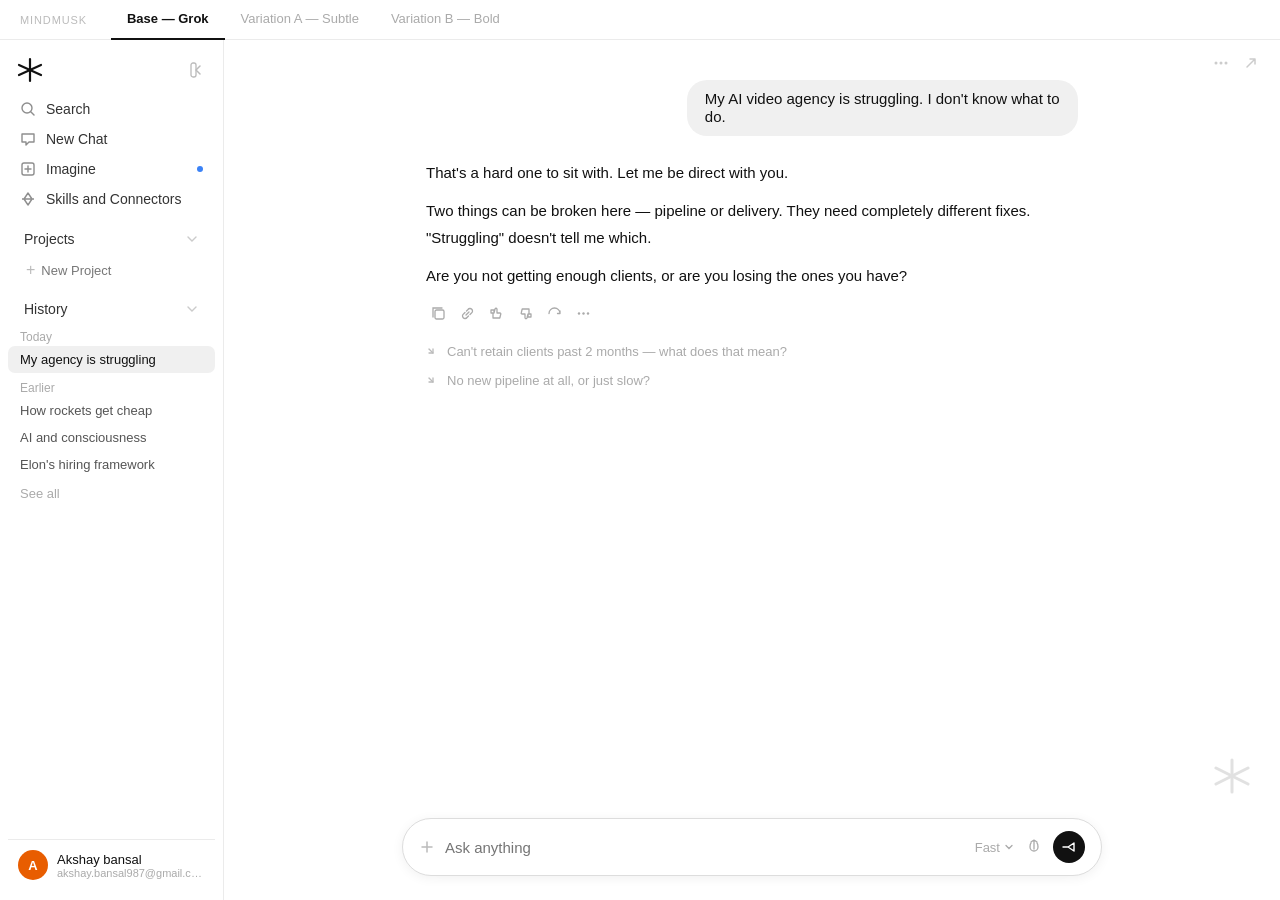
<file: designs.html>
<!DOCTYPE html>
<html lang="en">
<head>
<meta charset="UTF-8">
<meta name="viewport" content="width=device-width, initial-scale=1.0">
<title>MindMusk — Final Designs</title>
<style>
*{margin:0;padding:0;box-sizing:border-box;}
body{font-family:-apple-system,BlinkMacSystemFont,'Segoe UI',sans-serif;overflow:hidden;background:#fff;}

#nav{
  position:fixed;top:0;left:0;right:0;z-index:1000;
  background:#fff;border-bottom:1px solid #ebebeb;
  display:flex;align-items:center;padding:0 20px;height:40px;
}
#nav .logo{color:#bbb;font-size:11px;letter-spacing:.08em;margin-right:24px;}
.nb{background:transparent;border:none;color:#aaa;font-size:13px;padding:0 16px;height:40px;cursor:pointer;border-bottom:2px solid transparent;transition:all .15s;}
.nb:hover{color:#111;}
.nb.active{color:#111;font-weight:600;border-bottom-color:#111;}

.design{position:fixed;top:40px;left:0;right:0;bottom:0;display:none;background:#fff;}
.design.active{display:flex;}

/* sidebar icon */
.si{display:flex;align-items:center;gap:10px;padding:7px 12px;border-radius:7px;cursor:pointer;color:#333;font-size:14px;transition:background .12s;}
.si:hover{background:#f2f2f2;}
.si.active{background:#f0f0f0;}
.si svg{flex-shrink:0;opacity:.6;}
</style>
</head>
<body>

<div id="nav">
  <span class="logo">MINDMUSK</span>
  <button class="nb active" onclick="show(0)">Base — Grok</button>
  <button class="nb" onclick="show(1)">Variation A — Subtle</button>
  <button class="nb" onclick="show(2)">Variation B — Bold</button>
</div>


<!-- ══════════════════════════════════════════════
     BASE  —  100% Grok layout, adapted for MindMusk
     White sidebar · plain text history · floating pill input
     AI response = plain left-aligned text, no bubble
══════════════════════════════════════════════ -->
<div class="design active" id="d0">

  <!-- SIDEBAR -->
  <div style="width:224px;display:flex;flex-direction:column;border-right:1px solid #ebebeb;flex-shrink:0;padding:10px 8px;">

    <!-- logo row -->
    <div style="display:flex;align-items:center;justify-content:space-between;padding:6px 8px 10px;">
      <!-- MindMusk mark — asterisk style like Grok -->
      <svg width="28" height="28" viewBox="0 0 28 28" fill="none">
        <line x1="14" y1="3" x2="14" y2="25" stroke="#111" stroke-width="2.2" stroke-linecap="round"/>
        <line x1="3" y1="9" x2="25" y2="19" stroke="#111" stroke-width="2.2" stroke-linecap="round"/>
        <line x1="25" y1="9" x2="3" y2="19" stroke="#111" stroke-width="2.2" stroke-linecap="round"/>
      </svg>
      <!-- collapse arrow -->
      <svg width="18" height="18" viewBox="0 0 18 18" fill="none" style="cursor:pointer;">
        <path d="M11 5L7 9L11 13" stroke="#bbb" stroke-width="1.5" stroke-linecap="round" stroke-linejoin="round"/>
        <rect x="2" y="2" width="5" height="14" rx="2" stroke="#bbb" stroke-width="1.3"/>
      </svg>
    </div>

    <!-- nav items -->
    <div class="si">
      <svg width="16" height="16" viewBox="0 0 16 16" fill="none"><circle cx="7" cy="7" r="5" stroke="#444" stroke-width="1.4"/><path d="M11 11L14 14" stroke="#444" stroke-width="1.4" stroke-linecap="round"/></svg>
      Search
    </div>
    <div class="si">
      <svg width="16" height="16" viewBox="0 0 16 16" fill="none"><path d="M2 3h12v8H9l-3 3V11H2V3z" stroke="#444" stroke-width="1.4" stroke-linejoin="round"/></svg>
      New Chat
    </div>
    <div class="si">
      <svg width="16" height="16" viewBox="0 0 16 16" fill="none"><rect x="2" y="2" width="12" height="12" rx="2" stroke="#444" stroke-width="1.4"/><path d="M5 8h6M8 5v6" stroke="#444" stroke-width="1.4" stroke-linecap="round"/></svg>
      Imagine
      <div style="width:6px;height:6px;border-radius:50%;background:#3b82f6;margin-left:auto;"></div>
    </div>
    <div class="si">
      <svg width="16" height="16" viewBox="0 0 16 16" fill="none"><path d="M2 8h12M8 2l4 6-4 6-4-6 4-6z" stroke="#444" stroke-width="1.4" stroke-linejoin="round"/></svg>
      Skills and Connectors
    </div>

    <!-- projects -->
    <div style="padding:10px 4px 4px;">
      <div class="si" style="justify-content:space-between;">
        <span style="font-size:14px;color:#333;">Projects</span>
        <svg width="14" height="14" viewBox="0 0 14 14" fill="none"><path d="M3 5l4 4 4-4" stroke="#aaa" stroke-width="1.4" stroke-linecap="round"/></svg>
      </div>
      <div class="si" style="color:#777;gap:6px;padding-left:14px;">
        <span style="font-size:16px;color:#bbb;">+</span>
        <span style="font-size:13px;">New Project</span>
      </div>
    </div>

    <!-- history -->
    <div style="padding:4px 4px 0;">
      <div class="si" style="justify-content:space-between;">
        <span style="font-size:14px;color:#333;">History</span>
        <svg width="14" height="14" viewBox="0 0 14 14" fill="none"><path d="M3 5l4 4 4-4" stroke="#aaa" stroke-width="1.4" stroke-linecap="round"/></svg>
      </div>
    </div>

    <div style="padding:6px 12px 2px;color:#aaa;font-size:12px;">Today</div>
    <div class="si active" style="padding:6px 12px;font-size:13px;color:#111;">My agency is struggling</div>

    <div style="padding:8px 12px 2px;color:#aaa;font-size:12px;">Earlier</div>
    <div class="si" style="padding:6px 12px;font-size:13px;color:#555;">How rockets get cheap</div>
    <div class="si" style="padding:6px 12px;font-size:13px;color:#555;">AI and consciousness</div>
    <div class="si" style="padding:6px 12px;font-size:13px;color:#555;">Elon's hiring framework</div>

    <div style="padding:6px 12px;">
      <span style="font-size:13px;color:#aaa;cursor:pointer;">See all</span>
    </div>

    <div style="flex:1;"></div>

    <!-- user profile -->
    <div style="display:flex;align-items:center;gap:9px;padding:10px 10px;border-top:1px solid #ebebeb;margin-top:4px;">
      <div style="width:30px;height:30px;border-radius:50%;background:#e85d00;display:flex;align-items:center;justify-content:center;flex-shrink:0;">
        <span style="color:#fff;font-size:13px;font-weight:600;">A</span>
      </div>
      <div style="min-width:0;">
        <div style="color:#111;font-size:13px;font-weight:500;white-space:nowrap;overflow:hidden;text-overflow:ellipsis;">Akshay bansal</div>
        <div style="color:#aaa;font-size:11px;white-space:nowrap;overflow:hidden;text-overflow:ellipsis;">akshay.bansal987@gmail.com</div>
      </div>
    </div>

  </div>

  <!-- MAIN CHAT -->
  <div style="flex:1;display:flex;flex-direction:column;position:relative;">

    <!-- top right actions -->
    <div style="position:absolute;top:14px;right:20px;display:flex;gap:12px;align-items:center;z-index:10;">
      <svg width="18" height="18" viewBox="0 0 18 18" fill="none" style="cursor:pointer;"><circle cx="4" cy="9" r="1.5" fill="#ccc"/><circle cx="9" cy="9" r="1.5" fill="#ccc"/><circle cx="14" cy="9" r="1.5" fill="#ccc"/></svg>
      <svg width="18" height="18" viewBox="0 0 18 18" fill="none" style="cursor:pointer;"><path d="M5 13L13 5M13 5H8M13 5V10" stroke="#ccc" stroke-width="1.5" stroke-linecap="round" stroke-linejoin="round"/></svg>
    </div>

    <!-- messages area -->
    <div style="flex:1;overflow:hidden;padding:40px 0 160px;display:flex;flex-direction:column;align-items:center;">
      <div style="width:100%;max-width:700px;padding:0 24px;display:flex;flex-direction:column;gap:24px;">

        <!-- user message — right-aligned pill -->
        <div style="display:flex;justify-content:flex-end;">
          <div style="background:#f0f0f0;border-radius:20px;padding:10px 18px;max-width:60%;">
            <span style="color:#111;font-size:15px;">My AI video agency is struggling. I don't know what to do.</span>
          </div>
        </div>

        <!-- AI response — plain text, no bubble -->
        <div style="display:flex;flex-direction:column;gap:10px;">
          <div style="font-size:15px;line-height:1.75;color:#111;">
            <p style="margin-bottom:12px;">That's a hard one to sit with. Let me be direct with you.</p>
            <p style="margin-bottom:12px;">Two things can be broken here — pipeline or delivery. They need completely different fixes. "Struggling" doesn't tell me which.</p>
            <p>Are you not getting enough clients, or are you losing the ones you have?</p>
          </div>

          <!-- action icons -->
          <div style="display:flex;align-items:center;gap:4px;margin-top:2px;">
            <button style="background:none;border:none;cursor:pointer;padding:5px;border-radius:5px;color:#aaa;display:flex;align-items:center;" title="Copy">
              <svg width="15" height="15" viewBox="0 0 15 15" fill="none"><rect x="4" y="4" width="9" height="9" rx="1.5" stroke="#aaa" stroke-width="1.3"/><path d="M2 11V2h9" stroke="#aaa" stroke-width="1.3" stroke-linecap="round"/></svg>
            </button>
            <button style="background:none;border:none;cursor:pointer;padding:5px;border-radius:5px;color:#aaa;display:flex;align-items:center;" title="Link">
              <svg width="15" height="15" viewBox="0 0 15 15" fill="none"><path d="M6 9l3-3M5 6.5L3.5 8A2.5 2.5 0 107 11.5L8.5 10M10 8.5L11.5 7A2.5 2.5 0 108 3.5L6.5 5" stroke="#aaa" stroke-width="1.3" stroke-linecap="round"/></svg>
            </button>
            <button style="background:none;border:none;cursor:pointer;padding:5px;border-radius:5px;color:#aaa;display:flex;align-items:center;" title="Like">
              <svg width="15" height="15" viewBox="0 0 15 15" fill="none"><path d="M5 7l1-4c.5-1 1.5-1 2 0V7h3c.5 0 1 .5.8 1l-1 4H4V7H2V4h3V7z" stroke="#aaa" stroke-width="1.3" stroke-linejoin="round"/></svg>
            </button>
            <button style="background:none;border:none;cursor:pointer;padding:5px;border-radius:5px;color:#aaa;display:flex;align-items:center;" title="Dislike">
              <svg width="15" height="15" viewBox="0 0 15 15" fill="none"><path d="M10 8l-1 4c-.5 1-1.5 1-2 0V8H4c-.5 0-1-.5-.8-1l1-4h6.8V8h2V11h-3V8z" stroke="#aaa" stroke-width="1.3" stroke-linejoin="round"/></svg>
            </button>
            <button style="background:none;border:none;cursor:pointer;padding:5px;border-radius:5px;color:#aaa;display:flex;align-items:center;" title="Regenerate">
              <svg width="15" height="15" viewBox="0 0 15 15" fill="none"><path d="M2 7.5A5.5 5.5 0 0113 7.5M13 5v2.5H10.5" stroke="#aaa" stroke-width="1.3" stroke-linecap="round" stroke-linejoin="round"/></svg>
            </button>
            <button style="background:none;border:none;cursor:pointer;padding:5px;border-radius:5px;color:#aaa;display:flex;align-items:center;">
              <svg width="15" height="15" viewBox="0 0 15 15" fill="none"><circle cx="3" cy="7.5" r="1.2" fill="#aaa"/><circle cx="7.5" cy="7.5" r="1.2" fill="#aaa"/><circle cx="12" cy="7.5" r="1.2" fill="#aaa"/></svg>
            </button>
          </div>

          <!-- suggested follow-ups (like Grok) -->
          <div style="display:flex;flex-direction:column;gap:6px;margin-top:4px;">
            <div style="display:flex;align-items:center;gap:8px;cursor:pointer;padding:4px 0;" onmouseover="this.style.color='#111'" onmouseout="this.style.color='#aaa'">
              <svg width="13" height="13" viewBox="0 0 13 13" fill="none"><path d="M3 4l4 4" stroke="#bbb" stroke-width="1.3" stroke-linecap="round"/><path d="M3 8h4V4" stroke="#bbb" stroke-width="1.3" stroke-linecap="round" stroke-linejoin="round"/></svg>
              <span style="color:#aaa;font-size:13px;">Can't retain clients past 2 months — what does that mean?</span>
            </div>
            <div style="display:flex;align-items:center;gap:8px;cursor:pointer;padding:4px 0;">
              <svg width="13" height="13" viewBox="0 0 13 13" fill="none"><path d="M3 4l4 4" stroke="#bbb" stroke-width="1.3" stroke-linecap="round"/><path d="M3 8h4V4" stroke="#bbb" stroke-width="1.3" stroke-linecap="round" stroke-linejoin="round"/></svg>
              <span style="color:#aaa;font-size:13px;">No new pipeline at all, or just slow?</span>
            </div>
          </div>
        </div>

      </div>
    </div>

    <!-- floating Grok-style logo bottom right -->
    <div style="position:absolute;bottom:100px;right:28px;">
      <svg width="40" height="40" viewBox="0 0 40 40" fill="none" opacity=".12">
        <line x1="20" y1="4" x2="20" y2="36" stroke="#111" stroke-width="3" stroke-linecap="round"/>
        <line x1="4" y1="12" x2="36" y2="28" stroke="#111" stroke-width="3" stroke-linecap="round"/>
        <line x1="36" y1="12" x2="4" y2="28" stroke="#111" stroke-width="3" stroke-linecap="round"/>
      </svg>
    </div>

    <!-- floating input bar -->
    <div style="position:absolute;bottom:0;left:0;right:0;padding:16px 24px 24px;display:flex;justify-content:center;">
      <div style="width:100%;max-width:700px;">
        <div style="border:1.5px solid #ddd;border-radius:999px;padding:12px 16px;display:flex;align-items:center;gap:10px;background:#fff;box-shadow:0 2px 12px rgba(0,0,0,.06);">
          <svg width="16" height="16" viewBox="0 0 16 16" fill="none" style="flex-shrink:0;"><path d="M3 8h10M8 3v10" stroke="#bbb" stroke-width="1.5" stroke-linecap="round"/></svg>
          <input type="text" placeholder="Ask anything" style="flex:1;border:none;outline:none;font-size:15px;color:#111;background:transparent;"/>
          <div style="display:flex;align-items:center;gap:10px;flex-shrink:0;">
            <span style="color:#aaa;font-size:13px;display:flex;align-items:center;gap:3px;cursor:pointer;">Fast
              <svg width="12" height="12" viewBox="0 0 12 12" fill="none"><path d="M3 4.5l3 3 3-3" stroke="#aaa" stroke-width="1.3" stroke-linecap="round"/></svg>
            </span>
            <svg width="18" height="18" viewBox="0 0 18 18" fill="none" style="cursor:pointer;"><path d="M9 2v9M6 4l3-2 3 2M6 5C5 6 5 8 5 9a4 4 0 008 0c0-1 0-3-1-4" stroke="#aaa" stroke-width="1.3" stroke-linecap="round"/></svg>
            <div style="width:32px;height:32px;background:#111;border-radius:50%;display:flex;align-items:center;justify-content:center;cursor:pointer;">
              <svg width="16" height="16" viewBox="0 0 16 16" fill="none"><path d="M2 8h5M13 4L7 8l6 4V4z" stroke="#fff" stroke-width="1.4" stroke-linecap="round" stroke-linejoin="round"/></svg>
            </div>
          </div>
        </div>
      </div>
    </div>

  </div>
</div>


<!-- ══════════════════════════════════════════════
     VARIATION A  —  Subtle Elon additions
     Same exact Grok layout.
     Added: small mode label before response · layer count
     · rocket mark replaces asterisk · "5 layers" in top bar
     Everything else identical — very tasteful
══════════════════════════════════════════════ -->
<div class="design" id="d1">

  <!-- SIDEBAR — identical to base -->
  <div style="width:224px;display:flex;flex-direction:column;border-right:1px solid #ebebeb;flex-shrink:0;padding:10px 8px;">

    <div style="display:flex;align-items:center;justify-content:space-between;padding:6px 8px 10px;">
      <!-- rocket + MindMusk mark -->
      <div style="display:flex;align-items:center;gap:7px;">
        <svg width="22" height="22" viewBox="0 0 22 22" fill="none">
          <path d="M11 19V13C11 8 15 3 19 3C19 7 14 11 11 13" stroke="#111" stroke-width="1.8" stroke-linecap="round" stroke-linejoin="round"/>
          <path d="M11 19V13C11 8 7 3 3 3C3 7 8 11 11 13" stroke="#111" stroke-width="1.8" stroke-linecap="round" stroke-linejoin="round"/>
          <path d="M9 17l-2 2M13 17l2 2" stroke="#111" stroke-width="1.5" stroke-linecap="round"/>
          <circle cx="11" cy="8" r="1.5" fill="#111"/>
        </svg>
        <span style="font-size:14px;font-weight:700;color:#111;letter-spacing:-.01em;">MindMusk</span>
      </div>
      <svg width="18" height="18" viewBox="0 0 18 18" fill="none" style="cursor:pointer;">
        <path d="M11 5L7 9L11 13" stroke="#bbb" stroke-width="1.5" stroke-linecap="round" stroke-linejoin="round"/>
        <rect x="2" y="2" width="5" height="14" rx="2" stroke="#bbb" stroke-width="1.3"/>
      </svg>
    </div>

    <div class="si">
      <svg width="16" height="16" viewBox="0 0 16 16" fill="none"><circle cx="7" cy="7" r="5" stroke="#444" stroke-width="1.4"/><path d="M11 11L14 14" stroke="#444" stroke-width="1.4" stroke-linecap="round"/></svg>
      Search
    </div>
    <div class="si">
      <svg width="16" height="16" viewBox="0 0 16 16" fill="none"><path d="M2 3h12v8H9l-3 3V11H2V3z" stroke="#444" stroke-width="1.4" stroke-linejoin="round"/></svg>
      New Chat
    </div>

    <div style="padding:10px 4px 4px;">
      <div class="si" style="justify-content:space-between;">
        <span style="font-size:14px;color:#333;">History</span>
        <svg width="14" height="14" viewBox="0 0 14 14" fill="none"><path d="M3 5l4 4 4-4" stroke="#aaa" stroke-width="1.4" stroke-linecap="round"/></svg>
      </div>
    </div>

    <div style="padding:6px 12px 2px;color:#aaa;font-size:12px;">Today</div>
    <div class="si active" style="padding:6px 12px;font-size:13px;color:#111;">My agency is struggling</div>

    <div style="padding:8px 12px 2px;color:#aaa;font-size:12px;">Earlier</div>
    <div class="si" style="padding:6px 12px;font-size:13px;color:#555;">How rockets get cheap</div>
    <div class="si" style="padding:6px 12px;font-size:13px;color:#555;">AI and consciousness</div>
    <div class="si" style="padding:6px 12px;font-size:13px;color:#555;">Elon's hiring framework</div>
    <div class="si" style="padding:6px 12px;font-size:13px;color:#555;">SpaceX cost structure</div>
    <div style="padding:6px 12px;"><span style="font-size:13px;color:#aaa;cursor:pointer;">See all</span></div>

    <div style="flex:1;"></div>

    <div style="display:flex;align-items:center;gap:9px;padding:10px 10px;border-top:1px solid #ebebeb;margin-top:4px;">
      <div style="width:30px;height:30px;border-radius:50%;background:#e85d00;display:flex;align-items:center;justify-content:center;flex-shrink:0;">
        <span style="color:#fff;font-size:13px;font-weight:600;">A</span>
      </div>
      <div style="min-width:0;">
        <div style="color:#111;font-size:13px;font-weight:500;white-space:nowrap;overflow:hidden;text-overflow:ellipsis;">Akshay bansal</div>
        <div style="color:#aaa;font-size:11px;white-space:nowrap;overflow:hidden;text-overflow:ellipsis;">akshay.bansal987@gmail.com</div>
      </div>
    </div>

  </div>

  <!-- MAIN -->
  <div style="flex:1;display:flex;flex-direction:column;position:relative;">

    <div style="position:absolute;top:14px;right:20px;display:flex;gap:14px;align-items:center;z-index:10;">
      <!-- 5 layers indicator — subtle addition -->
      <div style="display:flex;align-items:flex-end;gap:2px;" title="5 knowledge layers active">
        <div style="width:3px;height:5px;background:#ccc;border-radius:1px;"></div>
        <div style="width:3px;height:7px;background:#ccc;border-radius:1px;"></div>
        <div style="width:3px;height:10px;background:#aaa;border-radius:1px;"></div>
        <div style="width:3px;height:12px;background:#888;border-radius:1px;"></div>
        <div style="width:3px;height:14px;background:#555;border-radius:1px;"></div>
      </div>
      <svg width="18" height="18" viewBox="0 0 18 18" fill="none" style="cursor:pointer;"><circle cx="4" cy="9" r="1.5" fill="#ccc"/><circle cx="9" cy="9" r="1.5" fill="#ccc"/><circle cx="14" cy="9" r="1.5" fill="#ccc"/></svg>
      <svg width="18" height="18" viewBox="0 0 18 18" fill="none" style="cursor:pointer;"><path d="M5 13L13 5M13 5H8M13 5V10" stroke="#ccc" stroke-width="1.5" stroke-linecap="round" stroke-linejoin="round"/></svg>
    </div>

    <div style="flex:1;overflow:hidden;padding:40px 0 160px;display:flex;flex-direction:column;align-items:center;">
      <div style="width:100%;max-width:700px;padding:0 24px;display:flex;flex-direction:column;gap:24px;">

        <div style="display:flex;justify-content:flex-end;">
          <div style="background:#f0f0f0;border-radius:20px;padding:10px 18px;max-width:60%;">
            <span style="color:#111;font-size:15px;">My AI video agency is struggling. I don't know what to do.</span>
          </div>
        </div>

        <div style="display:flex;flex-direction:column;gap:10px;">

          <!-- subtle mode label — only addition vs base -->
          <div style="display:flex;align-items:center;gap:8px;margin-bottom:2px;">
            <span style="font-size:11px;color:#bbb;letter-spacing:.07em;font-family:monospace;">SOCRATIC &nbsp;·&nbsp; L2 · L5</span>
          </div>

          <div style="font-size:15px;line-height:1.8;color:#111;font-family:'Courier New',Courier,monospace;">
            <p style="margin-bottom:14px;"><strong>"Struggling" tells me nothing.</strong><br>
            Revenue down, no pipeline, or churn — which one?</p>
            <p style="color:#888;font-style:italic;">Where exactly is the blockage?</p>
          </div>

          <div style="display:flex;align-items:center;gap:4px;margin-top:2px;">
            <button style="background:none;border:none;cursor:pointer;padding:5px;border-radius:5px;" title="Copy">
              <svg width="15" height="15" viewBox="0 0 15 15" fill="none"><rect x="4" y="4" width="9" height="9" rx="1.5" stroke="#ccc" stroke-width="1.3"/><path d="M2 11V2h9" stroke="#ccc" stroke-width="1.3" stroke-linecap="round"/></svg>
            </button>
            <button style="background:none;border:none;cursor:pointer;padding:5px;border-radius:5px;">
              <svg width="15" height="15" viewBox="0 0 15 15" fill="none"><path d="M5 7l1-4c.5-1 1.5-1 2 0V7h3c.5 0 1 .5.8 1l-1 4H4V7H2V4h3V7z" stroke="#ccc" stroke-width="1.3" stroke-linejoin="round"/></svg>
            </button>
            <button style="background:none;border:none;cursor:pointer;padding:5px;border-radius:5px;">
              <svg width="15" height="15" viewBox="0 0 15 15" fill="none"><path d="M2 7.5A5.5 5.5 0 0113 7.5M13 5v2.5H10.5" stroke="#ccc" stroke-width="1.3" stroke-linecap="round" stroke-linejoin="round"/></svg>
            </button>
          </div>

          <div style="display:flex;flex-direction:column;gap:6px;margin-top:4px;">
            <div style="display:flex;align-items:center;gap:8px;cursor:pointer;padding:4px 0;">
              <svg width="13" height="13" viewBox="0 0 13 13" fill="none"><path d="M3 4l4 4" stroke="#ccc" stroke-width="1.3" stroke-linecap="round"/><path d="M3 8h4V4" stroke="#ccc" stroke-width="1.3" stroke-linecap="round" stroke-linejoin="round"/></svg>
              <span style="color:#bbb;font-size:13px;">It's mostly churn — clients leave after 2 months</span>
            </div>
            <div style="display:flex;align-items:center;gap:8px;cursor:pointer;padding:4px 0;">
              <svg width="13" height="13" viewBox="0 0 13 13" fill="none"><path d="M3 4l4 4" stroke="#ccc" stroke-width="1.3" stroke-linecap="round"/><path d="M3 8h4V4" stroke="#ccc" stroke-width="1.3" stroke-linecap="round" stroke-linejoin="round"/></svg>
              <span style="color:#bbb;font-size:13px;">No pipeline — I can't find new clients</span>
            </div>
          </div>
        </div>

      </div>
    </div>

    <!-- rocket instead of asterisk — subtle, bottom right -->
    <div style="position:absolute;bottom:100px;right:28px;opacity:.1;">
      <svg width="36" height="36" viewBox="0 0 36 36" fill="none">
        <path d="M18 32V20C18 12 24 4 30 4C30 10 24 16 18 20" stroke="#111" stroke-width="2.5" stroke-linecap="round" stroke-linejoin="round"/>
        <path d="M18 32V20C18 12 12 4 6 4C6 10 12 16 18 20" stroke="#111" stroke-width="2.5" stroke-linecap="round" stroke-linejoin="round"/>
        <path d="M15 29l-3 4M21 29l3 4" stroke="#111" stroke-width="2" stroke-linecap="round"/>
        <circle cx="18" cy="13" r="2.5" fill="#111"/>
      </svg>
    </div>

    <!-- input -->
    <div style="position:absolute;bottom:0;left:0;right:0;padding:16px 24px 24px;display:flex;justify-content:center;">
      <div style="width:100%;max-width:700px;">
        <div style="border:1.5px solid #ddd;border-radius:999px;padding:12px 16px;display:flex;align-items:center;gap:10px;background:#fff;box-shadow:0 2px 12px rgba(0,0,0,.06);">
          <svg width="16" height="16" viewBox="0 0 16 16" fill="none" style="flex-shrink:0;"><path d="M3 8h10M8 3v10" stroke="#ccc" stroke-width="1.5" stroke-linecap="round"/></svg>
          <input type="text" placeholder="Ask Elon anything..." style="flex:1;border:none;outline:none;font-size:15px;color:#111;background:transparent;"/>
          <div style="display:flex;align-items:center;gap:10px;flex-shrink:0;">
            <span style="color:#aaa;font-size:13px;display:flex;align-items:center;gap:3px;cursor:pointer;">Fast
              <svg width="12" height="12" viewBox="0 0 12 12" fill="none"><path d="M3 4.5l3 3 3-3" stroke="#aaa" stroke-width="1.3" stroke-linecap="round"/></svg>
            </span>
            <div style="width:32px;height:32px;background:#111;border-radius:50%;display:flex;align-items:center;justify-content:center;cursor:pointer;">
              <svg width="16" height="16" viewBox="0 0 16 16" fill="none"><path d="M8 12V4M4 8l4-4 4 4" stroke="#fff" stroke-width="1.6" stroke-linecap="round" stroke-linejoin="round"/></svg>
            </div>
          </div>
        </div>
        <div style="text-align:center;margin-top:7px;color:#ddd;font-size:11px;letter-spacing:.05em;">MindMusk · First Principles Engine · 5 Layers Active</div>
      </div>
    </div>

  </div>
</div>


<!-- ══════════════════════════════════════════════
     VARIATION B  —  Bold Elon personality
     Same Grok layout.
     Added: "Elon Musk" label with EM avatar · monospace response
     · SpaceX rocket bottom right · launch-themed input
     · suggested follow-ups are Elon-flavored
══════════════════════════════════════════════ -->
<div class="design" id="d2">

  <!-- SIDEBAR -->
  <div style="width:224px;display:flex;flex-direction:column;border-right:1px solid #ebebeb;flex-shrink:0;padding:10px 8px;">

    <div style="display:flex;align-items:center;justify-content:space-between;padding:6px 8px 10px;">
      <div style="display:flex;align-items:center;gap:8px;">
        <!-- bold rocket logo -->
        <svg width="24" height="24" viewBox="0 0 24 24" fill="none">
          <path d="M12 21V15C12 9 17 3 21 3C21 7 16 12 12 15" fill="#111"/>
          <path d="M12 21V15C12 9 7 3 3 3C3 7 8 12 12 15" fill="#111"/>
          <path d="M10 19l-2 3M14 19l2 3" stroke="#111" stroke-width="1.8" stroke-linecap="round"/>
        </svg>
        <span style="font-size:15px;font-weight:700;color:#111;letter-spacing:-.02em;">MindMusk</span>
      </div>
      <svg width="18" height="18" viewBox="0 0 18 18" fill="none" style="cursor:pointer;">
        <path d="M11 5L7 9L11 13" stroke="#bbb" stroke-width="1.5" stroke-linecap="round" stroke-linejoin="round"/>
        <rect x="2" y="2" width="5" height="14" rx="2" stroke="#bbb" stroke-width="1.3"/>
      </svg>
    </div>

    <div class="si">
      <svg width="16" height="16" viewBox="0 0 16 16" fill="none"><circle cx="7" cy="7" r="5" stroke="#444" stroke-width="1.4"/><path d="M11 11L14 14" stroke="#444" stroke-width="1.4" stroke-linecap="round"/></svg>
      Search
    </div>
    <div class="si">
      <svg width="16" height="16" viewBox="0 0 16 16" fill="none"><path d="M2 3h12v8H9l-3 3V11H2V3z" stroke="#444" stroke-width="1.4" stroke-linejoin="round"/></svg>
      New Chat
    </div>

    <div style="padding:10px 4px 4px;">
      <div class="si" style="justify-content:space-between;">
        <span style="font-size:14px;color:#333;">History</span>
        <svg width="14" height="14" viewBox="0 0 14 14" fill="none"><path d="M3 5l4 4 4-4" stroke="#aaa" stroke-width="1.4" stroke-linecap="round"/></svg>
      </div>
    </div>

    <div style="padding:6px 12px 2px;color:#aaa;font-size:12px;">Today</div>
    <div class="si active" style="padding:6px 12px;font-size:13px;color:#111;">My agency is struggling</div>

    <div style="padding:8px 12px 2px;color:#aaa;font-size:12px;">Earlier</div>
    <div class="si" style="padding:6px 12px;font-size:13px;color:#555;">How rockets get cheap</div>
    <div class="si" style="padding:6px 12px;font-size:13px;color:#555;">AI and consciousness</div>
    <div class="si" style="padding:6px 12px;font-size:13px;color:#555;">Elon's hiring framework</div>
    <div class="si" style="padding:6px 12px;font-size:13px;color:#555;">SpaceX cost structure</div>
    <div style="padding:6px 12px;"><span style="font-size:13px;color:#aaa;cursor:pointer;">See all</span></div>

    <div style="flex:1;"></div>

    <div style="display:flex;align-items:center;gap:9px;padding:10px 10px;border-top:1px solid #ebebeb;margin-top:4px;">
      <div style="width:30px;height:30px;border-radius:50%;background:#e85d00;display:flex;align-items:center;justify-content:center;flex-shrink:0;">
        <span style="color:#fff;font-size:13px;font-weight:600;">A</span>
      </div>
      <div style="min-width:0;">
        <div style="color:#111;font-size:13px;font-weight:500;white-space:nowrap;overflow:hidden;text-overflow:ellipsis;">Akshay bansal</div>
        <div style="color:#aaa;font-size:11px;white-space:nowrap;overflow:hidden;text-overflow:ellipsis;">akshay.bansal987@gmail.com</div>
      </div>
    </div>

  </div>

  <!-- MAIN -->
  <div style="flex:1;display:flex;flex-direction:column;position:relative;">

    <div style="position:absolute;top:14px;right:20px;display:flex;gap:12px;align-items:center;z-index:10;">
      <svg width="18" height="18" viewBox="0 0 18 18" fill="none" style="cursor:pointer;"><circle cx="4" cy="9" r="1.5" fill="#ccc"/><circle cx="9" cy="9" r="1.5" fill="#ccc"/><circle cx="14" cy="9" r="1.5" fill="#ccc"/></svg>
      <svg width="18" height="18" viewBox="0 0 18 18" fill="none" style="cursor:pointer;"><path d="M5 13L13 5M13 5H8M13 5V10" stroke="#ccc" stroke-width="1.5" stroke-linecap="round" stroke-linejoin="round"/></svg>
    </div>

    <div style="flex:1;overflow:hidden;padding:40px 0 160px;display:flex;flex-direction:column;align-items:center;">
      <div style="width:100%;max-width:700px;padding:0 24px;display:flex;flex-direction:column;gap:28px;">

        <!-- user -->
        <div style="display:flex;justify-content:flex-end;">
          <div style="background:#f0f0f0;border-radius:20px;padding:10px 18px;max-width:60%;">
            <span style="color:#111;font-size:15px;">My AI video agency is struggling. I don't know what to do.</span>
          </div>
        </div>

        <!-- Elon response with avatar + name -->
        <div style="display:flex;flex-direction:column;gap:12px;">

          <!-- Elon identity row -->
          <div style="display:flex;align-items:center;gap:10px;">
            <div style="width:28px;height:28px;background:#111;border-radius:50%;display:flex;align-items:center;justify-content:center;flex-shrink:0;">
              <span style="font-size:10px;font-weight:700;color:#fff;font-family:monospace;">EM</span>
            </div>
            <div>
              <span style="font-size:13px;font-weight:600;color:#111;">Elon Musk</span>
              <span style="font-size:11px;color:#bbb;margin-left:8px;font-family:monospace;letter-spacing:.05em;">SOCRATIC · L2 · L5</span>
            </div>
          </div>

          <!-- response in monospace — the only visual Elon signature -->
          <div style="font-size:15px;line-height:1.8;color:#111;font-family:'Courier New',Courier,monospace;padding-left:38px;">
            <p style="margin-bottom:14px;"><strong>"Struggling" tells me nothing.</strong><br>
            Revenue down, no pipeline, or churn — which one?</p>
            <p style="color:#777;font-style:italic;">Where exactly is the blockage?</p>
          </div>

          <!-- action icons -->
          <div style="display:flex;align-items:center;gap:4px;margin-top:0;padding-left:38px;">
            <button style="background:none;border:none;cursor:pointer;padding:5px;border-radius:5px;" title="Copy">
              <svg width="15" height="15" viewBox="0 0 15 15" fill="none"><rect x="4" y="4" width="9" height="9" rx="1.5" stroke="#ccc" stroke-width="1.3"/><path d="M2 11V2h9" stroke="#ccc" stroke-width="1.3" stroke-linecap="round"/></svg>
            </button>
            <button style="background:none;border:none;cursor:pointer;padding:5px;border-radius:5px;">
              <svg width="15" height="15" viewBox="0 0 15 15" fill="none"><path d="M5 7l1-4c.5-1 1.5-1 2 0V7h3c.5 0 1 .5.8 1l-1 4H4V7H2V4h3V7z" stroke="#ccc" stroke-width="1.3" stroke-linejoin="round"/></svg>
            </button>
            <button style="background:none;border:none;cursor:pointer;padding:5px;border-radius:5px;">
              <svg width="15" height="15" viewBox="0 0 15 15" fill="none"><path d="M2 7.5A5.5 5.5 0 0113 7.5M13 5v2.5H10.5" stroke="#ccc" stroke-width="1.3" stroke-linecap="round" stroke-linejoin="round"/></svg>
            </button>
          </div>

          <!-- Elon-flavored follow-ups -->
          <div style="display:flex;flex-direction:column;gap:6px;margin-top:4px;padding-left:38px;">
            <div style="display:flex;align-items:center;gap:8px;cursor:pointer;padding:4px 0;">
              <svg width="13" height="13" viewBox="0 0 13 13" fill="none"><path d="M3 4l4 4" stroke="#ccc" stroke-width="1.3" stroke-linecap="round"/><path d="M3 8h4V4" stroke="#ccc" stroke-width="1.3" stroke-linecap="round" stroke-linejoin="round"/></svg>
              <span style="color:#bbb;font-size:13px;">Churn — clients leave after month 2</span>
            </div>
            <div style="display:flex;align-items:center;gap:8px;cursor:pointer;padding:4px 0;">
              <svg width="13" height="13" viewBox="0 0 13 13" fill="none"><path d="M3 4l4 4" stroke="#ccc" stroke-width="1.3" stroke-linecap="round"/><path d="M3 8h4V4" stroke="#ccc" stroke-width="1.3" stroke-linecap="round" stroke-linejoin="round"/></svg>
              <span style="color:#bbb;font-size:13px;">Pipeline — can't find new clients at all</span>
            </div>
            <div style="display:flex;align-items:center;gap:8px;cursor:pointer;padding:4px 0;">
              <svg width="13" height="13" viewBox="0 0 13 13" fill="none"><path d="M3 4l4 4" stroke="#ccc" stroke-width="1.3" stroke-linecap="round"/><path d="M3 8h4V4" stroke="#ccc" stroke-width="1.3" stroke-linecap="round" stroke-linejoin="round"/></svg>
              <span style="color:#bbb;font-size:13px;">Both are broken honestly</span>
            </div>
          </div>
        </div>

      </div>
    </div>

    <!-- SpaceX-style rocket bottom right — bolder than Variation A -->
    <div style="position:absolute;bottom:96px;right:24px;">
      <svg width="48" height="48" viewBox="0 0 48 48" fill="none" opacity=".08">
        <path d="M24 44V28C24 16 32 4 40 4C40 12 32 20 24 28" fill="#111"/>
        <path d="M24 44V28C24 16 16 4 8 4C8 12 16 20 24 28" fill="#111"/>
        <path d="M20 40l-4 6M28 40l4 6" stroke="#111" stroke-width="3" stroke-linecap="round"/>
        <circle cx="24" cy="16" r="4" fill="#111"/>
      </svg>
    </div>

    <!-- input -->
    <div style="position:absolute;bottom:0;left:0;right:0;padding:16px 24px 24px;display:flex;justify-content:center;">
      <div style="width:100%;max-width:700px;">
        <div style="border:1.5px solid #ddd;border-radius:999px;padding:12px 16px;display:flex;align-items:center;gap:10px;background:#fff;box-shadow:0 2px 12px rgba(0,0,0,.06);">
          <svg width="16" height="16" viewBox="0 0 16 16" fill="none" style="flex-shrink:0;"><path d="M3 8h10M8 3v10" stroke="#ccc" stroke-width="1.5" stroke-linecap="round"/></svg>
          <input type="text" placeholder="Ask Elon anything..." style="flex:1;border:none;outline:none;font-size:15px;color:#111;background:transparent;"/>
          <div style="display:flex;align-items:center;gap:10px;flex-shrink:0;">
            <span style="color:#aaa;font-size:13px;display:flex;align-items:center;gap:3px;cursor:pointer;">Fast
              <svg width="12" height="12" viewBox="0 0 12 12" fill="none"><path d="M3 4.5l3 3 3-3" stroke="#aaa" stroke-width="1.3" stroke-linecap="round"/></svg>
            </span>
            <svg width="18" height="18" viewBox="0 0 18 18" fill="none" style="cursor:pointer;opacity:.5;"><path d="M9 2v9M6 4l3-2 3 2" stroke="#666" stroke-width="1.3" stroke-linecap="round"/></svg>
            <div style="width:32px;height:32px;background:#111;border-radius:50%;display:flex;align-items:center;justify-content:center;cursor:pointer;">
              <svg width="16" height="16" viewBox="0 0 16 16" fill="none"><path d="M8 12V4M4 8l4-4 4 4" stroke="#fff" stroke-width="1.6" stroke-linecap="round" stroke-linejoin="round"/></svg>
            </div>
          </div>
        </div>
        <div style="text-align:center;margin-top:7px;color:#ccc;font-size:11px;letter-spacing:.05em;">MindMusk · First Principles Engine · 5 Layers Active</div>
      </div>
    </div>

  </div>
</div>


<script>
function show(idx){
  document.querySelectorAll('.design').forEach((d,i)=>d.classList.toggle('active',i===idx));
  document.querySelectorAll('.nb').forEach((b,i)=>b.classList.toggle('active',i===idx));
}
</script>
</body>
</html>
</file>
<file: space-axe/css/style.css>
:root {
  --bg: #05070f;
  --bg2: #0b0f1e;
  --accent: #ffb84d;
  --accent2: #4fd1ff;
  --text: #eef2ff;
  --muted: #8a92b2;
  color-scheme: dark;
}

* { box-sizing: border-box; }

html, body {
  margin: 0;
  padding: 0;
  height: 100%;
  background: var(--bg);
  color: var(--text);
  font-family: -apple-system, BlinkMacSystemFont, "Segoe UI", Roboto, Helvetica, Arial, sans-serif;
  overscroll-behavior: none;
  -webkit-user-select: none;
  user-select: none;
}

#app {
  position: fixed;
  inset: 0;
  overflow: hidden;
}

.screen {
  position: relative;
  height: 100%;
  width: 100%;
  display: flex;
  flex-direction: column;
  align-items: center;
  padding: env(safe-area-inset-top, 0) 20px env(safe-area-inset-bottom, 0);
  overflow: hidden;
}

.stars-bg {
  position: absolute;
  inset: 0;
  z-index: 0;
  background-image:
    radial-gradient(2px 2px at 20% 30%, #ffffff88, transparent),
    radial-gradient(1.5px 1.5px at 70% 20%, #ffffff66, transparent),
    radial-gradient(2px 2px at 85% 65%, #ffffff77, transparent),
    radial-gradient(1px 1px at 40% 80%, #ffffff55, transparent),
    radial-gradient(1.5px 1.5px at 60% 45%, #ffffff44, transparent),
    radial-gradient(1.5px 1.5px at 10% 65%, #ffffff66, transparent),
    radial-gradient(1px 1px at 90% 90%, #ffffff55, transparent),
    linear-gradient(180deg, var(--bg) 0%, var(--bg2) 100%);
  background-repeat: repeat;
  background-size: 100% 100%;
}

/* Title screen */
.title-screen {
  justify-content: center;
  text-align: center;
}
.logo {
  position: relative;
  z-index: 1;
  font-size: clamp(2.2rem, 10vw, 3.2rem);
  letter-spacing: 4px;
  margin: 0;
  font-weight: 800;
}
.logo span { color: var(--accent); }
.tagline {
  position: relative;
  z-index: 1;
  color: var(--muted);
  margin: 10px 0 40px;
  font-size: 0.95rem;
}

.btn {
  position: relative;
  z-index: 1;
  font-family: inherit;
  font-size: 1rem;
  font-weight: 600;
  color: var(--text);
  background: rgba(255,255,255,0.08);
  border: 1px solid rgba(255,255,255,0.16);
  border-radius: 14px;
  padding: 14px 22px;
  cursor: pointer;
  touch-action: manipulation;
}
.btn.primary {
  background: linear-gradient(135deg, var(--accent), #ff7a4d);
  color: #1a0e00;
  border: none;
}
.btn.big { padding: 18px 36px; font-size: 1.1rem; }
.btn.small { padding: 8px 14px; font-size: 1rem; }
.btn:active { transform: scale(0.97); }

/* Header shared */
.screen-header {
  position: relative;
  z-index: 1;
  width: 100%;
  text-align: center;
  padding-top: 24px;
  flex-shrink: 0;
}
.screen-header h2 { margin: 4px 0 2px; font-size: 1.4rem; }
.screen-header p { margin: 0; color: var(--muted); font-size: 0.85rem; }
.btn.back {
  position: absolute;
  left: 0;
  top: 20px;
}

/* Map screen */
.map-screen { justify-content: flex-start; }
.planet-list {
  position: relative;
  z-index: 1;
  width: 100%;
  max-width: 420px;
  display: flex;
  flex-direction: column;
  gap: 12px;
  padding: 20px 0 30px;
  overflow-y: auto;
}
.planet-card {
  display: flex;
  align-items: center;
  gap: 14px;
  width: 100%;
  background: rgba(255,255,255,0.05);
  border: 1px solid rgba(255,255,255,0.1);
  border-radius: 16px;
  padding: 14px 16px;
  color: var(--text);
  font-family: inherit;
  cursor: pointer;
}
.planet-card.locked { opacity: 0.45; cursor: default; }
.planet-dot {
  width: 40px;
  height: 40px;
  border-radius: 50%;
  background: radial-gradient(circle at 35% 30%, #fff8, var(--planet-color) 60%);
  flex-shrink: 0;
  box-shadow: 0 0 14px var(--planet-color);
}
.planet-info { flex: 1; text-align: left; }
.planet-name { font-weight: 700; font-size: 1.05rem; }
.planet-sub { color: var(--muted); font-size: 0.8rem; }
.chevron { font-size: 1.4rem; color: var(--muted); }
.lock { font-size: 0.65rem; letter-spacing: 1px; color: var(--muted); border: 1px solid var(--muted); border-radius: 8px; padding: 4px 8px; }

/* Sublevel select */
.sublevel-path {
  position: relative;
  z-index: 1;
  width: 100%;
  max-width: 420px;
  display: flex;
  flex-direction: column;
  gap: 14px;
  padding: 24px 0;
  overflow-y: auto;
}
.sublevel-node {
  display: flex;
  align-items: center;
  gap: 14px;
  background: rgba(255,255,255,0.05);
  border: 1px solid rgba(255,255,255,0.1);
  border-radius: 16px;
  padding: 14px 16px;
  color: var(--text);
  font-family: inherit;
  cursor: pointer;
}
.sublevel-node.locked { opacity: 0.4; cursor: default; }
.sublevel-num {
  width: 34px;
  height: 34px;
  border-radius: 50%;
  background: rgba(255,184,77,0.18);
  color: var(--accent);
  display: flex;
  align-items: center;
  justify-content: center;
  font-weight: 700;
  flex-shrink: 0;
}
.sublevel-name { flex: 1; text-align: left; font-weight: 600; }
.sublevel-stars { font-size: 0.9rem; color: var(--muted); }
.star { color: rgba(255,255,255,0.2); }
.star.filled { color: var(--accent); }
.star.big { font-size: 2.2rem; }

/* Gameplay */
.gameplay-screen { padding: 0; }
.hud {
  position: relative;
  z-index: 2;
  display: flex;
  align-items: center;
  gap: 12px;
  padding: env(safe-area-inset-top, 12px) 14px 10px;
  flex-shrink: 0;
}
.hud-center { flex: 1; }
.hud-title { font-size: 0.85rem; color: var(--muted); margin-bottom: 6px; text-align: center; }
.hp-bar-track {
  width: 100%;
  height: 10px;
  background: rgba(255,255,255,0.1);
  border-radius: 6px;
  overflow: hidden;
}
.hp-bar-fill {
  height: 100%;
  width: 100%;
  background: linear-gradient(90deg, #ff5f5f, var(--accent));
  transition: width 0.12s ease-out;
}
.combo {
  min-width: 44px;
  text-align: right;
  font-weight: 800;
  color: var(--accent2);
  font-size: 1.1rem;
}
.canvas-wrap {
  position: relative;
  flex: 1;
  width: 100%;
  background: radial-gradient(circle at 50% 40%, #0f1730, #05070f 70%);
}
#gameCanvas {
  position: absolute;
  inset: 0;
  width: 100%;
  height: 100%;
  touch-action: none;
}
.hint {
  position: absolute;
  z-index: 2;
  bottom: 30px;
  left: 0;
  right: 0;
  text-align: center;
  color: var(--muted);
  font-size: 0.85rem;
  transition: opacity 0.4s ease;
  pointer-events: none;
}

/* Complete screens */
.complete-screen {
  justify-content: center;
  align-items: center;
  text-align: center;
}
.complete-screen h2 {
  position: relative;
  z-index: 1;
  font-size: 1.6rem;
  margin-bottom: 12px;
}
.stars-row {
  position: relative;
  z-index: 1;
  display: flex;
  gap: 10px;
  margin-bottom: 16px;
}
.stat {
  position: relative;
  z-index: 1;
  color: var(--muted);
  margin: 0 0 20px;
}
.btn-col {
  position: relative;
  z-index: 1;
  display: flex;
  flex-direction: column;
  gap: 12px;
  width: 100%;
  max-width: 300px;
}
</file>
